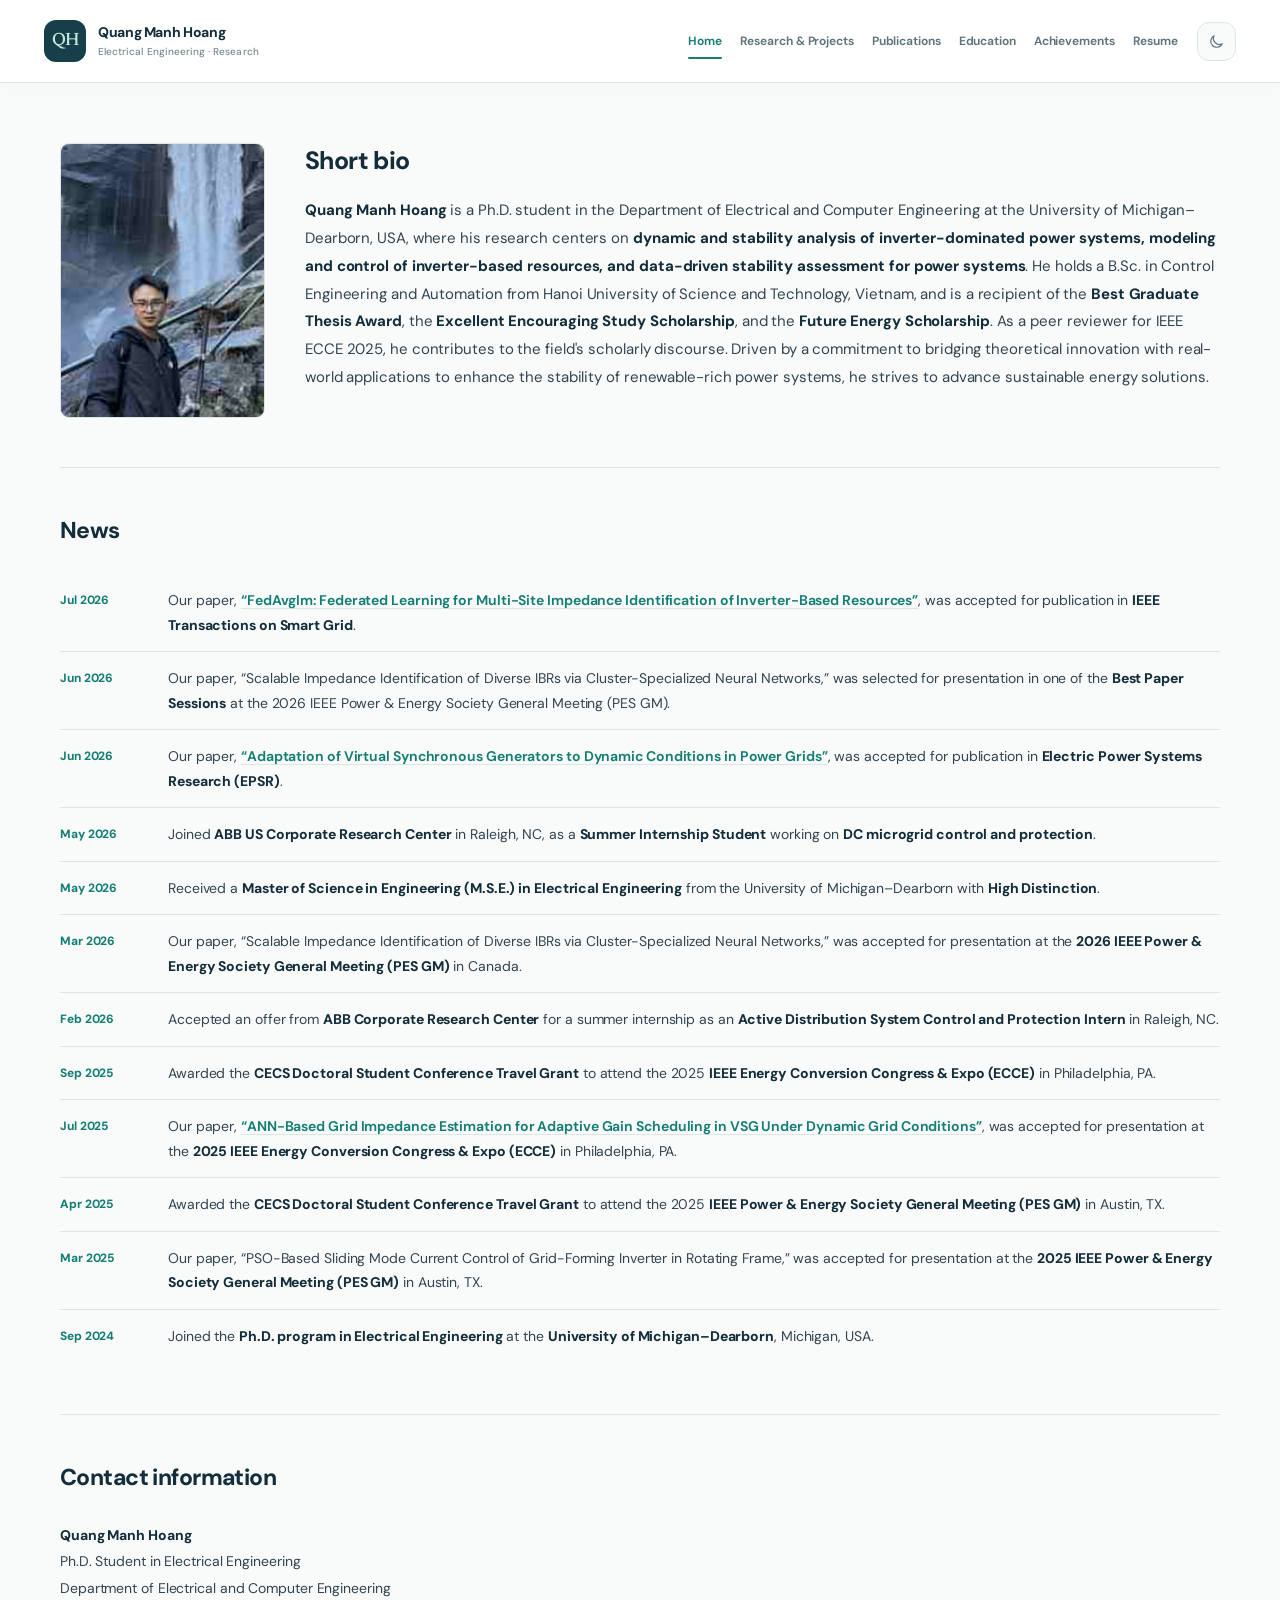
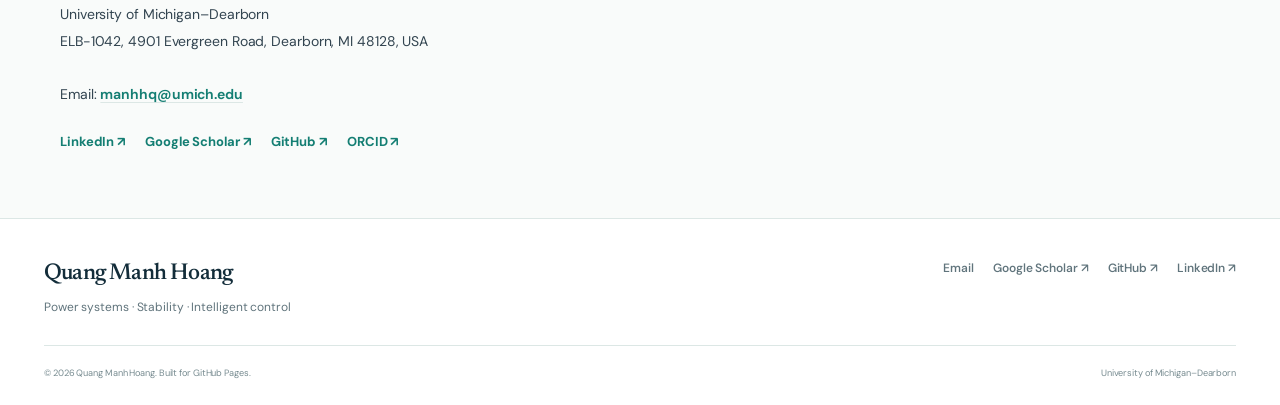
<file: index.html>
<!doctype html>
<html lang="en"><head>
<!-- Google tag (gtag.js) -->
<script async src="https://www.googletagmanager.com/gtag/js?id=G-8VZG70Q0Q4"></script>
<script>
  window.dataLayer = window.dataLayer || [];
  function gtag(){dataLayer.push(arguments);}
  gtag('js', new Date());
  gtag('config', 'G-8VZG70Q0Q4');
</script>
<meta charset="utf-8"><meta name="viewport" content="width=device-width,initial-scale=1">
<meta name="theme-color" content="#fcfcfa"><meta name="description" content="Academic home, research updates and contact information for Quang Manh Hoang.">
<meta property="og:type" content="website"><meta property="og:title" content="Home | Quang Manh Hoang"><meta property="og:description" content="Academic home, research updates and contact information for Quang Manh Hoang."><meta property="og:url" content="https://manhqhumich12.github.io/">
<title>Home | Quang Manh Hoang</title>
<link rel="canonical" href="https://manhqhumich12.github.io/">
<link rel="icon" type="image/svg+xml" href="assets/favicon.svg"><link rel="stylesheet" href="styles.css"><link rel="stylesheet" href="premium.css"><link rel="stylesheet" href="home-simple.css"><script src="script.js" defer></script>
</head><body>
<a class="skip-link" href="#main">Skip to main content</a>
<header class="site-header"><div class="container nav-shell">
<a class="brand" href="/" aria-label="Quang Manh Hoang, Home"><span class="brand-symbol" aria-hidden="true">QH</span><span class="brand-name">Quang Manh Hoang<small>Electrical Engineering · Research</small></span></a>
<nav class="nav" id="nav" aria-label="Main navigation"><a href="/" aria-current="page">Home</a><a href="research.html">Research & Projects</a><a href="publications.html">Publications</a><a href="education.html">Education</a><a href="achievements.html">Achievements</a><a href="resume.html">Resume</a></nav>
<div class="nav-controls"><button id="theme-toggle" class="theme-toggle" type="button" aria-label="Switch to dark mode" title="Switch to dark mode"><svg viewBox="0 0 24 24" width="18" height="18" fill="none" stroke="currentColor" stroke-width="1.7" stroke-linecap="round" stroke-linejoin="round" aria-hidden="true"><path d="M20 15.4A8.5 8.5 0 0 1 8.6 4a8.5 8.5 0 1 0 11.4 11.4Z"/></svg></button><button id="nav-toggle" class="nav-toggle" type="button" aria-expanded="false" aria-controls="nav" aria-label="Open navigation"><span></span><span></span><span></span></button></div>
</div></header>
<main id="main" class="home-simple">
<section class="home-intro" aria-labelledby="short-bio"><div class="container intro-grid">
<img class="bio-portrait" src="assets/waterfall-portrait.svg" alt="Portrait of Quang Manh Hoang" width="205" height="275" loading="eager" referrerpolicy="no-referrer">
<div><h1 id="short-bio">Short bio</h1>
<p class="bio-text"><strong>Quang Manh Hoang</strong> is a Ph.D. student in the Department of Electrical and Computer Engineering at the University of Michigan–Dearborn, USA, where his research centers on <strong>dynamic and stability analysis of inverter-dominated power systems, modeling and control of inverter-based resources, and data-driven stability assessment for power systems</strong>. He holds a B.Sc. in Control Engineering and Automation from Hanoi University of Science and Technology, Vietnam, and is a recipient of the <strong>Best Graduate Thesis Award</strong>, the <strong>Excellent Encouraging Study Scholarship</strong>, and the <strong>Future Energy Scholarship</strong>. As a peer reviewer for IEEE ECCE 2025, he contributes to the field's scholarly discourse. Driven by a commitment to bridging theoretical innovation with real-world applications to enhance the stability of renewable-rich power systems, he strives to advance sustainable energy solutions.</p>
</div></div></section>
<section class="home-news" aria-labelledby="news-heading"><div class="container">
<h2 id="news-heading">News</h2>
<ul class="news-items">
<li><time datetime="2026-07">Jul 2026</time><span>Our paper, <a class="inline-paper" href="https://doi.org/10.1109/TSG.2026.3717637" target="_blank" rel="noopener noreferrer">“FedAvgIm: Federated Learning for Multi-Site Impedance Identification of Inverter-Based Resources”</a>, was accepted for publication in <strong>IEEE Transactions on Smart Grid</strong>.</span></li>
<li><time datetime="2026-06">Jun 2026</time><span>Our paper, “Scalable Impedance Identification of Diverse IBRs via Cluster-Specialized Neural Networks,” was selected for presentation in one of the <strong>Best Paper Sessions</strong> at the 2026 IEEE Power &amp; Energy Society General Meeting (PES GM).</span></li>
<li><time datetime="2026-06">Jun 2026</time><span>Our paper, <a class="inline-paper" href="https://www.sciencedirect.com/science/article/pii/S0378779626007248" target="_blank" rel="noopener noreferrer">“Adaptation of Virtual Synchronous Generators to Dynamic Conditions in Power Grids”</a>, was accepted for publication in <strong>Electric Power Systems Research (EPSR)</strong>.</span></li>
<li><time datetime="2026-05">May 2026</time><span>Joined <strong>ABB US Corporate Research Center</strong> in Raleigh, NC, as a <strong>Summer Internship Student</strong> working on <strong>DC microgrid control and protection</strong>.</span></li>
<li><time datetime="2026-05">May 2026</time><span>Received a <strong>Master of Science in Engineering (M.S.E.) in Electrical Engineering</strong> from the University of Michigan–Dearborn with <strong>High Distinction</strong>.</span></li>
<li><time datetime="2026-03">Mar 2026</time><span>Our paper, “Scalable Impedance Identification of Diverse IBRs via Cluster-Specialized Neural Networks,” was accepted for presentation at the <strong>2026 IEEE Power &amp; Energy Society General Meeting (PES GM)</strong> in Canada.</span></li>
<li><time datetime="2026-02">Feb 2026</time><span>Accepted an offer from <strong>ABB Corporate Research Center</strong> for a summer internship as an <strong>Active Distribution System Control and Protection Intern</strong> in Raleigh, NC.</span></li>
<li><time datetime="2025-09">Sep 2025</time><span>Awarded the <strong>CECS Doctoral Student Conference Travel Grant</strong> to attend the 2025 <strong>IEEE Energy Conversion Congress &amp; Expo (ECCE)</strong> in Philadelphia, PA.</span></li>
<li><time datetime="2025-07">Jul 2025</time><span>Our paper, <a class="inline-paper" href="https://doi.org/10.1109/ECCE58356.2025.11259993" target="_blank" rel="noopener noreferrer">“ANN-Based Grid Impedance Estimation for Adaptive Gain Scheduling in VSG Under Dynamic Grid Conditions”</a>, was accepted for presentation at the <strong>2025 IEEE Energy Conversion Congress &amp; Expo (ECCE)</strong> in Philadelphia, PA.</span></li>
<li><time datetime="2025-04">Apr 2025</time><span>Awarded the <strong>CECS Doctoral Student Conference Travel Grant</strong> to attend the 2025 <strong>IEEE Power &amp; Energy Society General Meeting (PES GM)</strong> in Austin, TX.</span></li>
<li><time datetime="2025-03">Mar 2025</time><span>Our paper, “PSO-Based Sliding Mode Current Control of Grid-Forming Inverter in Rotating Frame,” was accepted for presentation at the <strong>2025 IEEE Power &amp; Energy Society General Meeting (PES GM)</strong> in Austin, TX.</span></li>
<li><time datetime="2024-09">Sep 2024</time><span>Joined the <strong>Ph.D. program in Electrical Engineering</strong> at the <strong>University of Michigan–Dearborn</strong>, Michigan, USA.</span></li>
</ul></div></section>
<section class="home-contact" aria-labelledby="contact-heading"><div class="container">
<h2 id="contact-heading">Contact information</h2>
<address><strong>Quang Manh Hoang</strong><br>
Ph.D. Student in Electrical Engineering<br>
Department of Electrical and Computer Engineering<br>
University of Michigan–Dearborn<br>
ELB-1042, 4901 Evergreen Road, Dearborn, MI 48128, USA<br><br>
Email: <a class="inline-paper" href="mailto:manhhq@umich.edu">manhhq@umich.edu</a></address>
<nav class="contact-links" aria-label="Academic and professional profiles">
<a href="https://www.linkedin.com/in/manhhg12/" target="_blank" rel="noopener noreferrer">LinkedIn ↗</a>
<a href="https://scholar.google.com/citations?hl=en&amp;user=gUNAoe0AAAAJ" target="_blank" rel="noopener noreferrer">Google Scholar ↗</a>
<a href="https://github.com/ManhqhUMich12" target="_blank" rel="noopener noreferrer">GitHub ↗</a>
<a href="https://orcid.org/0009-0001-0348-9118" target="_blank" rel="noopener noreferrer">ORCID ↗</a>
</nav></div></section>
</main>
<footer class="footer"><div class="container footer-main"><div><a class="footer-brand" href="/">Quang Manh Hoang</a><p>Power systems · Stability · Intelligent control</p></div><div class="footer-links"><a href="mailto:manhhq@umich.edu">Email</a><a class="footer-link" href="https://scholar.google.com/citations?hl=en&amp;user=gUNAoe0AAAAJ" target="_blank" rel="noopener noreferrer">Google Scholar<span aria-hidden="true"> ↗</span></a><a class="footer-link" href="https://github.com/ManhqhUMich12" target="_blank" rel="noopener noreferrer">GitHub<span aria-hidden="true"> ↗</span></a><a class="footer-link" href="https://www.linkedin.com/in/manhhg12/" target="_blank" rel="noopener noreferrer">LinkedIn<span aria-hidden="true"> ↗</span></a></div></div><div class="container footer-bottom"><small>© <span id="year">2026</span> Quang Manh Hoang. Built for GitHub Pages.</small><small>University of Michigan–Dearborn</small></div></footer>
</body></html>
</file>
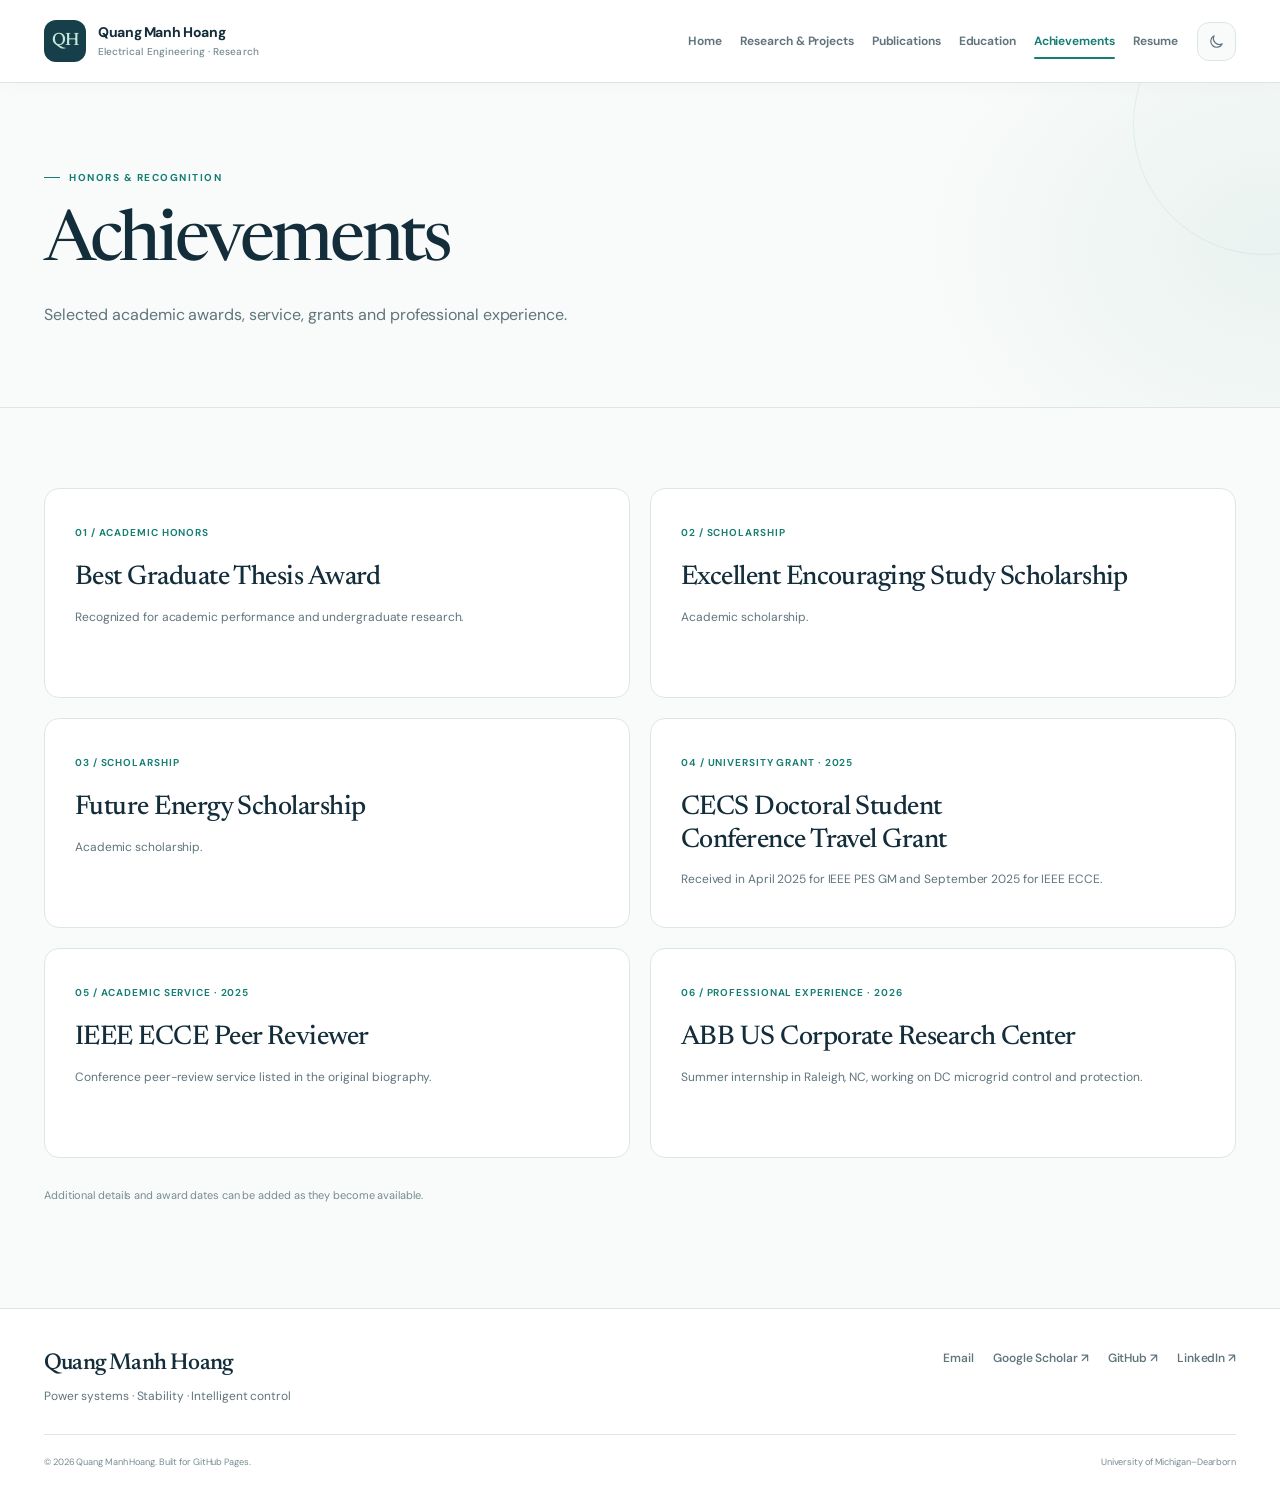
<file: achievements.html>
<!doctype html>
<html lang="en"><head>
<!-- Google tag (gtag.js) -->
<script async src="https://www.googletagmanager.com/gtag/js?id=G-8VZG70Q0Q4"></script>
<script>
  window.dataLayer = window.dataLayer || [];
  function gtag(){dataLayer.push(arguments);}
  gtag('js', new Date());
  gtag('config', 'G-8VZG70Q0Q4');
</script>
<meta charset="utf-8"><meta name="viewport" content="width=device-width,initial-scale=1">
<meta name="theme-color" content="#fcfcfa"><meta name="description" content="Selected academic awards, grants, and engineering experience of Quang Manh Hoang.">
<meta property="og:type" content="website"><meta property="og:title" content="Achievements | Quang Manh Hoang"><meta property="og:description" content="Selected academic awards, grants, and engineering experience of Quang Manh Hoang."><meta property="og:url" content="https://manhqhumich12.github.io/achievements.html">
<title>Achievements | Quang Manh Hoang</title>
<link rel="canonical" href="https://manhqhumich12.github.io/achievements.html">
<link rel="icon" type="image/svg+xml" href="assets/favicon.svg"><link rel="stylesheet" href="styles.css"><link rel="stylesheet" href="premium.css"><script src="script.js" defer></script>
</head><body>
<a class="skip-link" href="#main">Skip to main content</a>
<header class="site-header"><div class="container nav-shell">
<a class="brand" href="/" aria-label="Quang Manh Hoang, Home"><span class="brand-symbol" aria-hidden="true">QH</span><span class="brand-name">Quang Manh Hoang<small>Electrical Engineering · Research</small></span></a>
<nav class="nav" id="nav" aria-label="Main navigation"><a href="/">Home</a><a href="research.html">Research & Projects</a><a href="publications.html">Publications</a><a href="education.html">Education</a><a href="achievements.html" aria-current="page">Achievements</a><a href="resume.html">Resume</a></nav>
<div class="nav-controls"><button id="theme-toggle" class="theme-toggle" type="button" aria-label="Switch to dark mode" title="Switch to dark mode"><svg viewBox="0 0 24 24" width="18" height="18" fill="none" stroke="currentColor" stroke-width="1.7" stroke-linecap="round" stroke-linejoin="round" aria-hidden="true"><path d="M20 15.4A8.5 8.5 0 0 1 8.6 4a8.5 8.5 0 1 0 11.4 11.4Z"/></svg></button><button id="nav-toggle" class="nav-toggle" type="button" aria-expanded="false" aria-controls="nav" aria-label="Open navigation"><span></span><span></span><span></span></button></div>
</div></header>
<main id="main"><section class="page-intro"><div class="container"><div class="eyebrow"><span></span>HONORS & RECOGNITION</div><h1>Achievements</h1><p>Selected academic awards, service, grants and professional experience.</p></div></section><section class="content-section"><div class="container"><div class="honors-grid">
<article class="honor-card"><span class="honor-number">01 / ACADEMIC HONORS</span><h2>Best Graduate Thesis Award</h2><p>Recognized for academic performance and undergraduate research.</p></article>
<article class="honor-card"><span class="honor-number">02 / SCHOLARSHIP</span><h2>Excellent Encouraging Study Scholarship</h2><p>Academic scholarship.</p></article>
<article class="honor-card"><span class="honor-number">03 / SCHOLARSHIP</span><h2>Future Energy Scholarship</h2><p>Academic scholarship.</p></article>
<article class="honor-card"><span class="honor-number">04 / UNIVERSITY GRANT · 2025</span><h2>CECS Doctoral Student Conference Travel Grant</h2><p>Received in April 2025 for IEEE PES GM and September 2025 for IEEE ECCE.</p></article>
<article class="honor-card"><span class="honor-number">05 / ACADEMIC SERVICE · 2025</span><h2>IEEE ECCE Peer Reviewer</h2><p>Conference peer-review service listed in the original biography.</p></article>
<article class="honor-card"><span class="honor-number">06 / PROFESSIONAL EXPERIENCE · 2026</span><h2>ABB US Corporate Research Center</h2><p>Summer internship in Raleigh, NC, working on DC microgrid control and protection.</p></article>
</div><p class="editorial-note">Additional details and award dates can be added as they become available.</p></div></section></main>
<footer class="footer"><div class="container footer-main"><div><a class="footer-brand" href="/">Quang Manh Hoang</a><p>Power systems · Stability · Intelligent control</p></div><div class="footer-links"><a href="mailto:manhhq@umich.edu">Email</a><a class="footer-link" href="https://scholar.google.com/citations?hl=en&amp;user=gUNAoe0AAAAJ" target="_blank" rel="noopener noreferrer">Google Scholar<span aria-hidden="true"> ↗</span></a><a class="footer-link" href="https://github.com/ManhqhUMich12" target="_blank" rel="noopener noreferrer">GitHub<span aria-hidden="true"> ↗</span></a><a class="footer-link" href="https://www.linkedin.com/in/manhhg12/" target="_blank" rel="noopener noreferrer">LinkedIn<span aria-hidden="true"> ↗</span></a></div></div><div class="container footer-bottom"><small>© <span id="year">2026</span> Quang Manh Hoang. Built for GitHub Pages.</small><small>University of Michigan–Dearborn</small></div></footer>
</body></html>
</file>
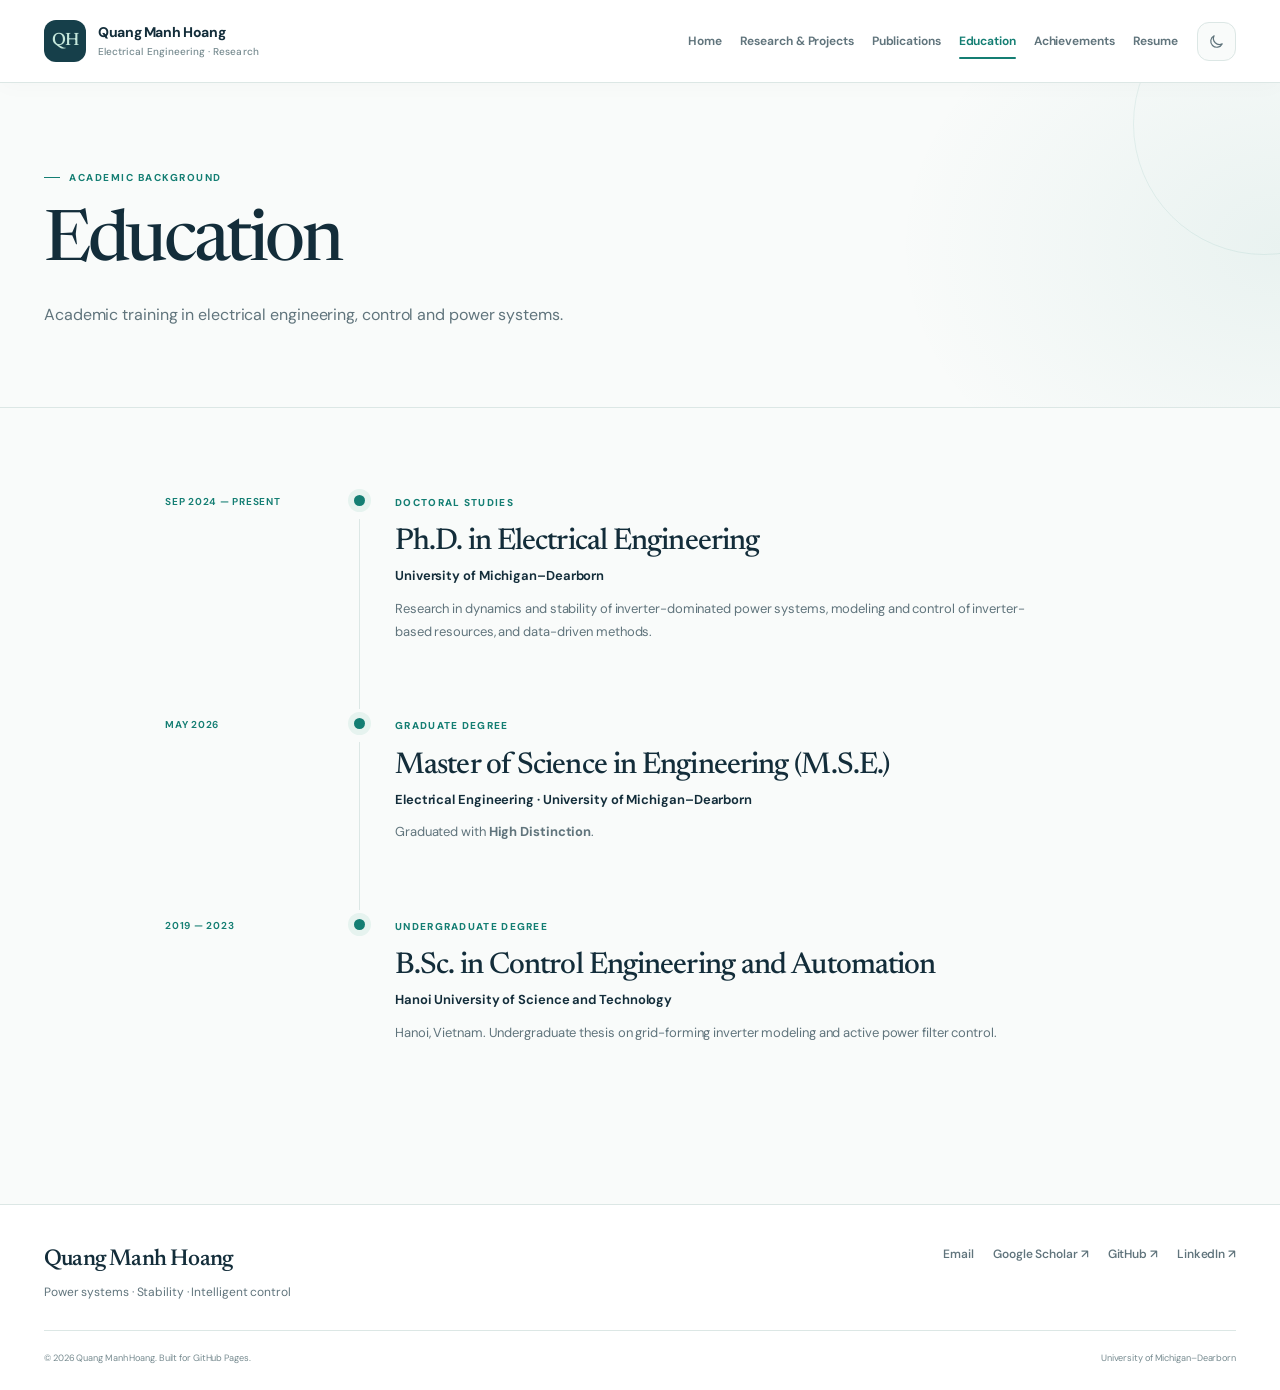
<file: education.html>
<!doctype html>
<html lang="en"><head>
<!-- Google tag (gtag.js) -->
<script async src="https://www.googletagmanager.com/gtag/js?id=G-8VZG70Q0Q4"></script>
<script>
  window.dataLayer = window.dataLayer || [];
  function gtag(){dataLayer.push(arguments);}
  gtag('js', new Date());
  gtag('config', 'G-8VZG70Q0Q4');
</script>
<meta charset="utf-8"><meta name="viewport" content="width=device-width,initial-scale=1">
<meta name="theme-color" content="#fcfcfa"><meta name="description" content="Ph.D., M.S.E. and B.Sc. education history of Quang Manh Hoang.">
<meta property="og:type" content="website"><meta property="og:title" content="Education | Quang Manh Hoang"><meta property="og:description" content="Ph.D., M.S.E. and B.Sc. education history of Quang Manh Hoang."><meta property="og:url" content="https://manhqhumich12.github.io/education.html">
<title>Education | Quang Manh Hoang</title>
<link rel="canonical" href="https://manhqhumich12.github.io/education.html">
<link rel="icon" type="image/svg+xml" href="assets/favicon.svg"><link rel="stylesheet" href="styles.css"><link rel="stylesheet" href="premium.css"><script src="script.js" defer></script>
</head><body>
<a class="skip-link" href="#main">Skip to main content</a>
<header class="site-header"><div class="container nav-shell">
<a class="brand" href="/" aria-label="Quang Manh Hoang, Home"><span class="brand-symbol" aria-hidden="true">QH</span><span class="brand-name">Quang Manh Hoang<small>Electrical Engineering · Research</small></span></a>
<nav class="nav" id="nav" aria-label="Main navigation"><a href="/">Home</a><a href="research.html">Research & Projects</a><a href="publications.html">Publications</a><a href="education.html" aria-current="page">Education</a><a href="achievements.html">Achievements</a><a href="resume.html">Resume</a></nav>
<div class="nav-controls"><button id="theme-toggle" class="theme-toggle" type="button" aria-label="Switch to dark mode" title="Switch to dark mode"><svg viewBox="0 0 24 24" width="18" height="18" fill="none" stroke="currentColor" stroke-width="1.7" stroke-linecap="round" stroke-linejoin="round" aria-hidden="true"><path d="M20 15.4A8.5 8.5 0 0 1 8.6 4a8.5 8.5 0 1 0 11.4 11.4Z"/></svg></button><button id="nav-toggle" class="nav-toggle" type="button" aria-expanded="false" aria-controls="nav" aria-label="Open navigation"><span></span><span></span><span></span></button></div>
</div></header>
<main id="main"><section class="page-intro"><div class="container"><div class="eyebrow"><span></span>ACADEMIC BACKGROUND</div><h1>Education</h1><p>Academic training in electrical engineering, control and power systems.</p></div></section><section class="content-section"><div class="container"><div class="timeline">
<div class="timeline-item"><div class="timeline-date">SEP 2024 — PRESENT</div><div class="timeline-dot"></div><div class="timeline-body"><span class="mini-label">DOCTORAL STUDIES</span><h2>Ph.D. in Electrical Engineering</h2><h3>University of Michigan–Dearborn</h3><p>Research in dynamics and stability of inverter-dominated power systems, modeling and control of inverter-based resources, and data-driven methods.</p></div></div>
<div class="timeline-item"><div class="timeline-date">MAY 2026</div><div class="timeline-dot"></div><div class="timeline-body"><span class="mini-label">GRADUATE DEGREE</span><h2>Master of Science in Engineering (M.S.E.)</h2><h3>Electrical Engineering · University of Michigan–Dearborn</h3><p>Graduated with <strong>High Distinction</strong>.</p></div></div>
<div class="timeline-item"><div class="timeline-date">2019 — 2023</div><div class="timeline-dot"></div><div class="timeline-body"><span class="mini-label">UNDERGRADUATE DEGREE</span><h2>B.Sc. in Control Engineering and Automation</h2><h3>Hanoi University of Science and Technology</h3><p>Hanoi, Vietnam. Undergraduate thesis on grid-forming inverter modeling and active power filter control.</p></div></div>
</div></div></section></main>
<footer class="footer"><div class="container footer-main"><div><a class="footer-brand" href="/">Quang Manh Hoang</a><p>Power systems · Stability · Intelligent control</p></div><div class="footer-links"><a href="mailto:manhhq@umich.edu">Email</a><a class="footer-link" href="https://scholar.google.com/citations?hl=en&amp;user=gUNAoe0AAAAJ" target="_blank" rel="noopener noreferrer">Google Scholar<span aria-hidden="true"> ↗</span></a><a class="footer-link" href="https://github.com/ManhqhUMich12" target="_blank" rel="noopener noreferrer">GitHub<span aria-hidden="true"> ↗</span></a><a class="footer-link" href="https://www.linkedin.com/in/manhhg12/" target="_blank" rel="noopener noreferrer">LinkedIn<span aria-hidden="true"> ↗</span></a></div></div><div class="container footer-bottom"><small>© <span id="year">2026</span> Quang Manh Hoang. Built for GitHub Pages.</small><small>University of Michigan–Dearborn</small></div></footer>
</body></html>
</file>
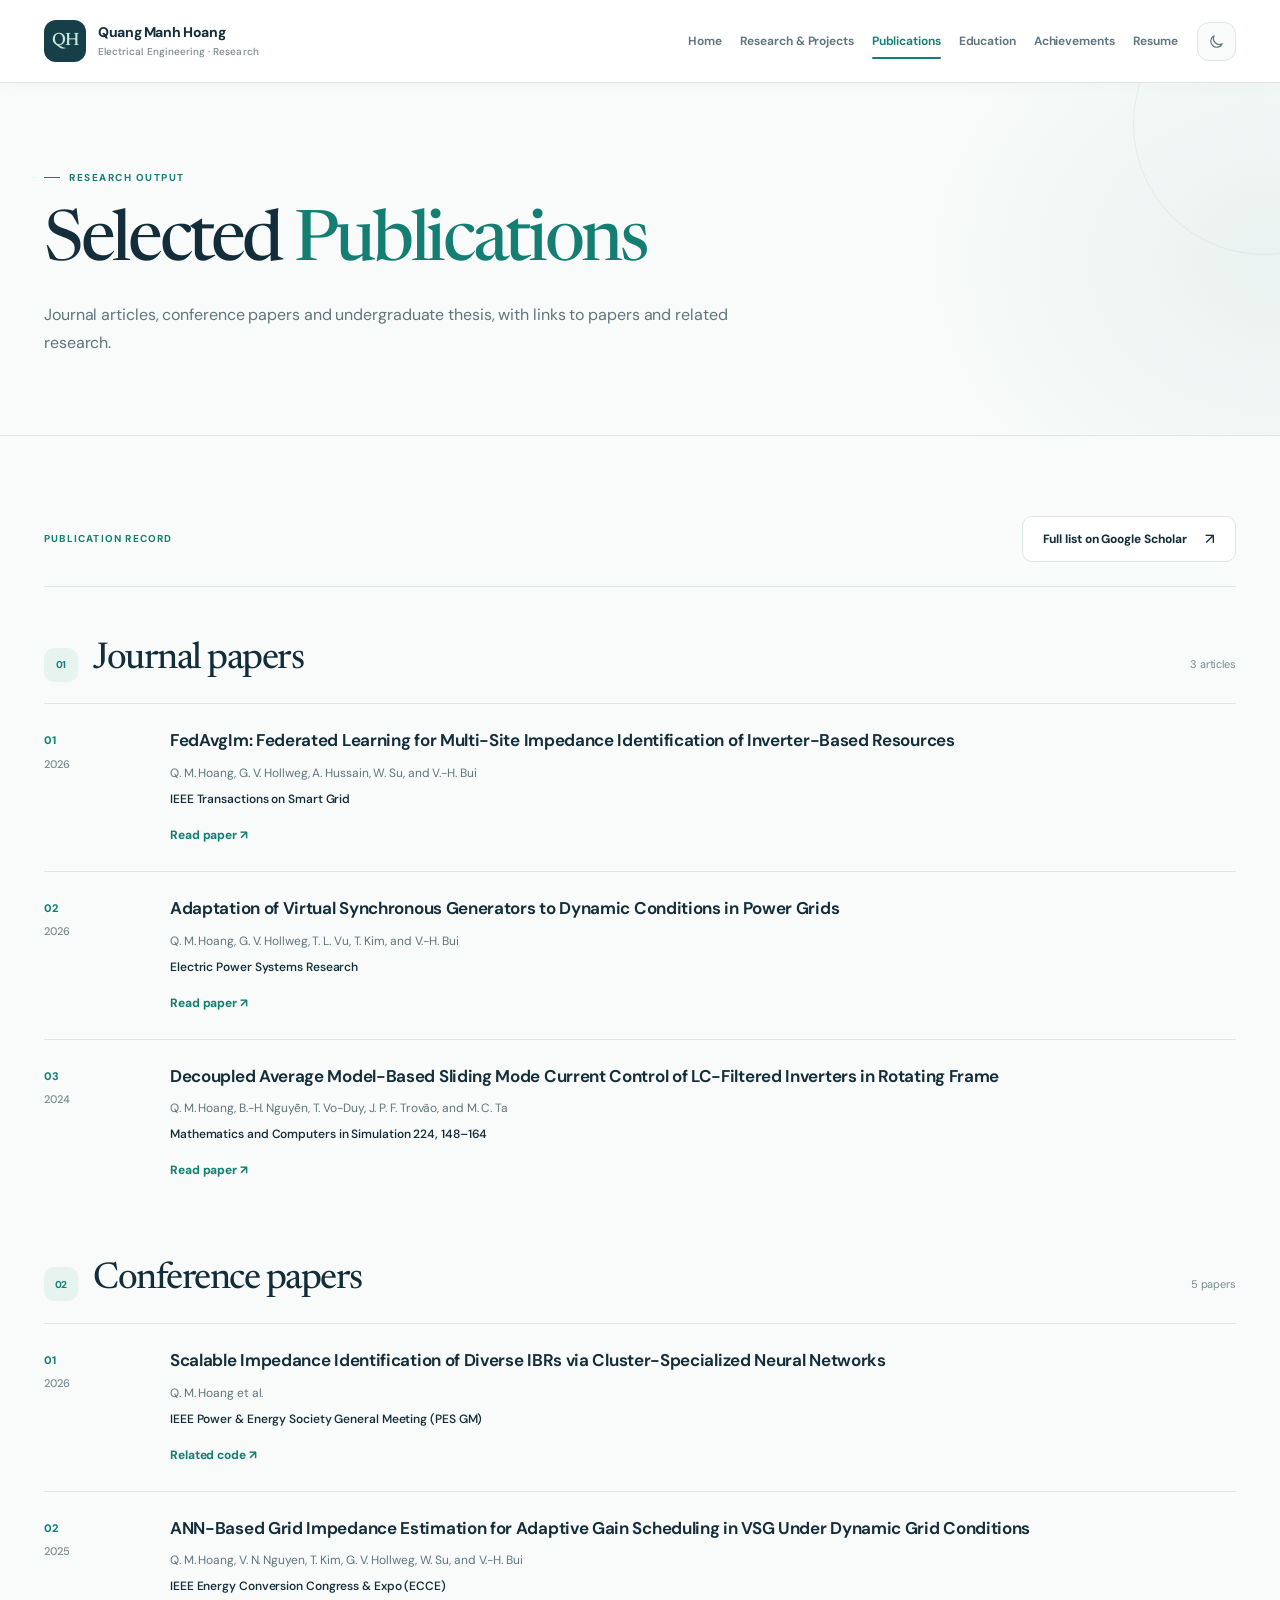
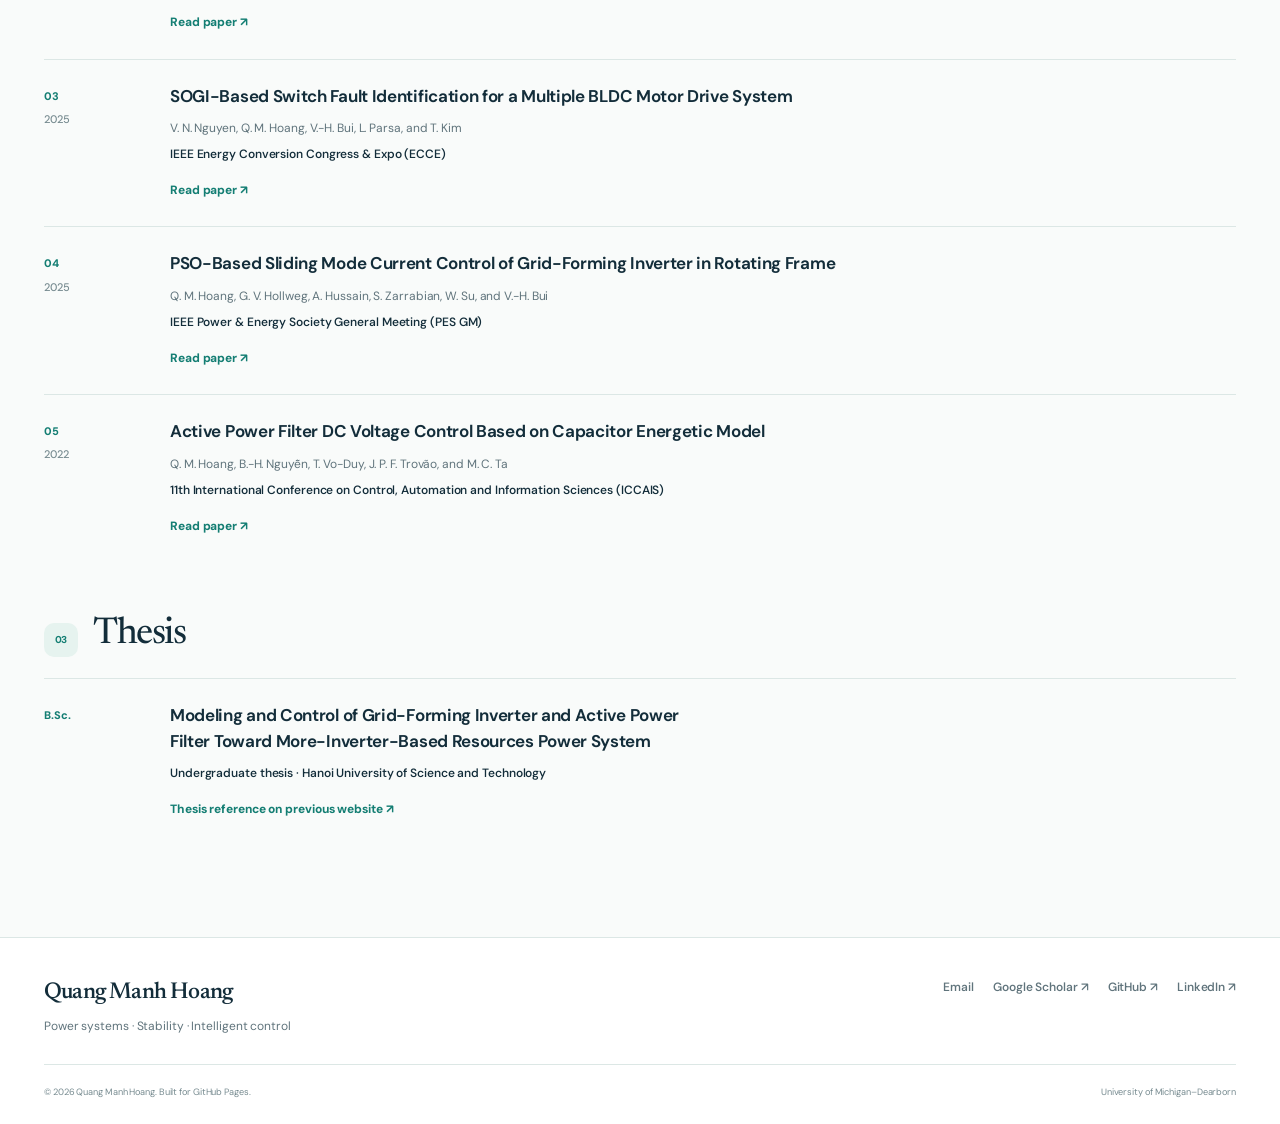
<file: publications.html>
<!doctype html>
<html lang="en"><head>
<!-- Google tag (gtag.js) -->
<script async src="https://www.googletagmanager.com/gtag/js?id=G-8VZG70Q0Q4"></script>
<script>
  window.dataLayer = window.dataLayer || [];
  function gtag(){dataLayer.push(arguments);}
  gtag('js', new Date());
  gtag('config', 'G-8VZG70Q0Q4');
</script>
<meta charset="utf-8"><meta name="viewport" content="width=device-width,initial-scale=1">
<meta name="theme-color" content="#fcfcfa"><meta name="description" content="Journal articles, conference papers and thesis by Quang Manh Hoang.">
<meta property="og:type" content="website"><meta property="og:title" content="Publications | Quang Manh Hoang"><meta property="og:description" content="Journal articles, conference papers and thesis by Quang Manh Hoang."><meta property="og:url" content="https://manhqhumich12.github.io/publications.html">
<title>Publications | Quang Manh Hoang</title>
<link rel="canonical" href="https://manhqhumich12.github.io/publications.html">
<link rel="icon" type="image/svg+xml" href="assets/favicon.svg"><link rel="stylesheet" href="styles.css"><link rel="stylesheet" href="premium.css"><script src="script.js" defer></script>
</head><body>
<a class="skip-link" href="#main">Skip to main content</a>
<header class="site-header"><div class="container nav-shell">
<a class="brand" href="/" aria-label="Quang Manh Hoang, Home"><span class="brand-symbol" aria-hidden="true">QH</span><span class="brand-name">Quang Manh Hoang<small>Electrical Engineering · Research</small></span></a>
<nav class="nav" id="nav" aria-label="Main navigation"><a href="/">Home</a><a href="research.html">Research & Projects</a><a href="publications.html" aria-current="page">Publications</a><a href="education.html">Education</a><a href="achievements.html">Achievements</a><a href="resume.html">Resume</a></nav>
<div class="nav-controls"><button id="theme-toggle" class="theme-toggle" type="button" aria-label="Switch to dark mode" title="Switch to dark mode"><svg viewBox="0 0 24 24" width="18" height="18" fill="none" stroke="currentColor" stroke-width="1.7" stroke-linecap="round" stroke-linejoin="round" aria-hidden="true"><path d="M20 15.4A8.5 8.5 0 0 1 8.6 4a8.5 8.5 0 1 0 11.4 11.4Z"/></svg></button><button id="nav-toggle" class="nav-toggle" type="button" aria-expanded="false" aria-controls="nav" aria-label="Open navigation"><span></span><span></span><span></span></button></div>
</div></header>
<main id="main"><section class="page-intro"><div class="container"><div class="eyebrow"><span></span>RESEARCH OUTPUT</div><h1>Selected <em>Publications</em></h1><p>Journal articles, conference papers and undergraduate thesis, with links to papers and related research.</p></div></section><section class="content-section"><div class="container"><div class="pub-toolbar"><span>PUBLICATION RECORD</span><a class="btn btn-outline" href="https://scholar.google.com/citations?hl=en&amp;user=gUNAoe0AAAAJ" target="_blank" rel="noopener noreferrer">Full list on Google Scholar<span aria-hidden="true"> ↗</span></a></div>
<div class="publication-category"><div class="category-head"><span>01</span><h2>Journal papers</h2><small>3 articles</small></div><article class="pub-row"><div class="pub-index">01<span>2026</span></div><div class="pub-details"><h3>FedAvgIm: Federated Learning for Multi-Site Impedance Identification of Inverter-Based Resources</h3><p class="pub-authors">Q. M. Hoang, G. V. Hollweg, A. Hussain, W. Su, and V.-H. Bui</p><p class="pub-venue">IEEE Transactions on Smart Grid</p><a class="arrow-link" href="https://doi.org/10.1109/TSG.2026.3717637" target="_blank" rel="noopener noreferrer">Read paper<span aria-hidden="true"> ↗</span></a></div></article><article class="pub-row"><div class="pub-index">02<span>2026</span></div><div class="pub-details"><h3>Adaptation of Virtual Synchronous Generators to Dynamic Conditions in Power Grids</h3><p class="pub-authors">Q. M. Hoang, G. V. Hollweg, T. L. Vu, T. Kim, and V.-H. Bui</p><p class="pub-venue">Electric Power Systems Research</p><a class="arrow-link" href="https://www.sciencedirect.com/science/article/pii/S0378779626007248" target="_blank" rel="noopener noreferrer">Read paper<span aria-hidden="true"> ↗</span></a></div></article><article class="pub-row"><div class="pub-index">03<span>2024</span></div><div class="pub-details"><h3>Decoupled Average Model-Based Sliding Mode Current Control of LC-Filtered Inverters in Rotating Frame</h3><p class="pub-authors">Q. M. Hoang, B.-H. Nguyễn, T. Vo-Duy, J. P. F. Trovão, and M. C. Ta</p><p class="pub-venue">Mathematics and Computers in Simulation 224, 148–164</p><a class="arrow-link" href="https://doi.org/10.1016/j.matcom.2023.11.038" target="_blank" rel="noopener noreferrer">Read paper<span aria-hidden="true"> ↗</span></a></div></article></div>
<div class="publication-category"><div class="category-head"><span>02</span><h2>Conference papers</h2><small>5 papers</small></div><article class="pub-row"><div class="pub-index">01<span>2026</span></div><div class="pub-details"><h3>Scalable Impedance Identification of Diverse IBRs via Cluster-Specialized Neural Networks</h3><p class="pub-authors">Q. M. Hoang et al.</p><p class="pub-venue">IEEE Power &amp; Energy Society General Meeting (PES GM)</p><a class="arrow-link" href="https://github.com/ManhqhUMich12/Scalable-Impedance-Identification-of-Diverse-IBRs-via-Cluster-Specialized-Neural-Networ" target="_blank" rel="noopener noreferrer">Related code<span aria-hidden="true"> ↗</span></a></div></article><article class="pub-row"><div class="pub-index">02<span>2025</span></div><div class="pub-details"><h3>ANN-Based Grid Impedance Estimation for Adaptive Gain Scheduling in VSG Under Dynamic Grid Conditions</h3><p class="pub-authors">Q. M. Hoang, V. N. Nguyen, T. Kim, G. V. Hollweg, W. Su, and V.-H. Bui</p><p class="pub-venue">IEEE Energy Conversion Congress &amp; Expo (ECCE)</p><a class="arrow-link" href="https://doi.org/10.1109/ECCE58356.2025.11259993" target="_blank" rel="noopener noreferrer">Read paper<span aria-hidden="true"> ↗</span></a></div></article><article class="pub-row"><div class="pub-index">03<span>2025</span></div><div class="pub-details"><h3>SOGI-Based Switch Fault Identification for a Multiple BLDC Motor Drive System</h3><p class="pub-authors">V. N. Nguyen, Q. M. Hoang, V.-H. Bui, L. Parsa, and T. Kim</p><p class="pub-venue">IEEE Energy Conversion Congress &amp; Expo (ECCE)</p><a class="arrow-link" href="https://par.nsf.gov/biblio/10644398" target="_blank" rel="noopener noreferrer">Read paper<span aria-hidden="true"> ↗</span></a></div></article><article class="pub-row"><div class="pub-index">04<span>2025</span></div><div class="pub-details"><h3>PSO-Based Sliding Mode Current Control of Grid-Forming Inverter in Rotating Frame</h3><p class="pub-authors">Q. M. Hoang, G. V. Hollweg, A. Hussain, S. Zarrabian, W. Su, and V.-H. Bui</p><p class="pub-venue">IEEE Power &amp; Energy Society General Meeting (PES GM)</p><a class="arrow-link" href="https://ieeexplore.ieee.org/document/11225383" target="_blank" rel="noopener noreferrer">Read paper<span aria-hidden="true"> ↗</span></a></div></article><article class="pub-row"><div class="pub-index">05<span>2022</span></div><div class="pub-details"><h3>Active Power Filter DC Voltage Control Based on Capacitor Energetic Model</h3><p class="pub-authors">Q. M. Hoang, B.-H. Nguyễn, T. Vo-Duy, J. P. F. Trovão, and M. C. Ta</p><p class="pub-venue">11th International Conference on Control, Automation and Information Sciences (ICCAIS)</p><a class="arrow-link" href="https://doi.org/10.1109/ICCAIS56082.2022.9990433" target="_blank" rel="noopener noreferrer">Read paper<span aria-hidden="true"> ↗</span></a></div></article></div>
<div class="publication-category"><div class="category-head"><span>03</span><h2>Thesis</h2></div><article class="pub-row"><div class="pub-index">B.Sc.</div><div class="pub-details"><h3>Modeling and Control of Grid-Forming Inverter and Active Power Filter Toward More-Inverter-Based Resources Power System</h3><p class="pub-venue">Undergraduate thesis · Hanoi University of Science and Technology</p><a class="arrow-link" href="https://sites.google.com/umich.edu/manhhqumich/publications" target="_blank" rel="noopener noreferrer">Thesis reference on previous website<span aria-hidden="true"> ↗</span></a></div></article></div>
</div></section></main>
<footer class="footer"><div class="container footer-main"><div><a class="footer-brand" href="/">Quang Manh Hoang</a><p>Power systems · Stability · Intelligent control</p></div><div class="footer-links"><a href="mailto:manhhq@umich.edu">Email</a><a class="footer-link" href="https://scholar.google.com/citations?hl=en&amp;user=gUNAoe0AAAAJ" target="_blank" rel="noopener noreferrer">Google Scholar<span aria-hidden="true"> ↗</span></a><a class="footer-link" href="https://github.com/ManhqhUMich12" target="_blank" rel="noopener noreferrer">GitHub<span aria-hidden="true"> ↗</span></a><a class="footer-link" href="https://www.linkedin.com/in/manhhg12/" target="_blank" rel="noopener noreferrer">LinkedIn<span aria-hidden="true"> ↗</span></a></div></div><div class="container footer-bottom"><small>© <span id="year">2026</span> Quang Manh Hoang. Built for GitHub Pages.</small><small>University of Michigan–Dearborn</small></div></footer>
</body></html>
</file>
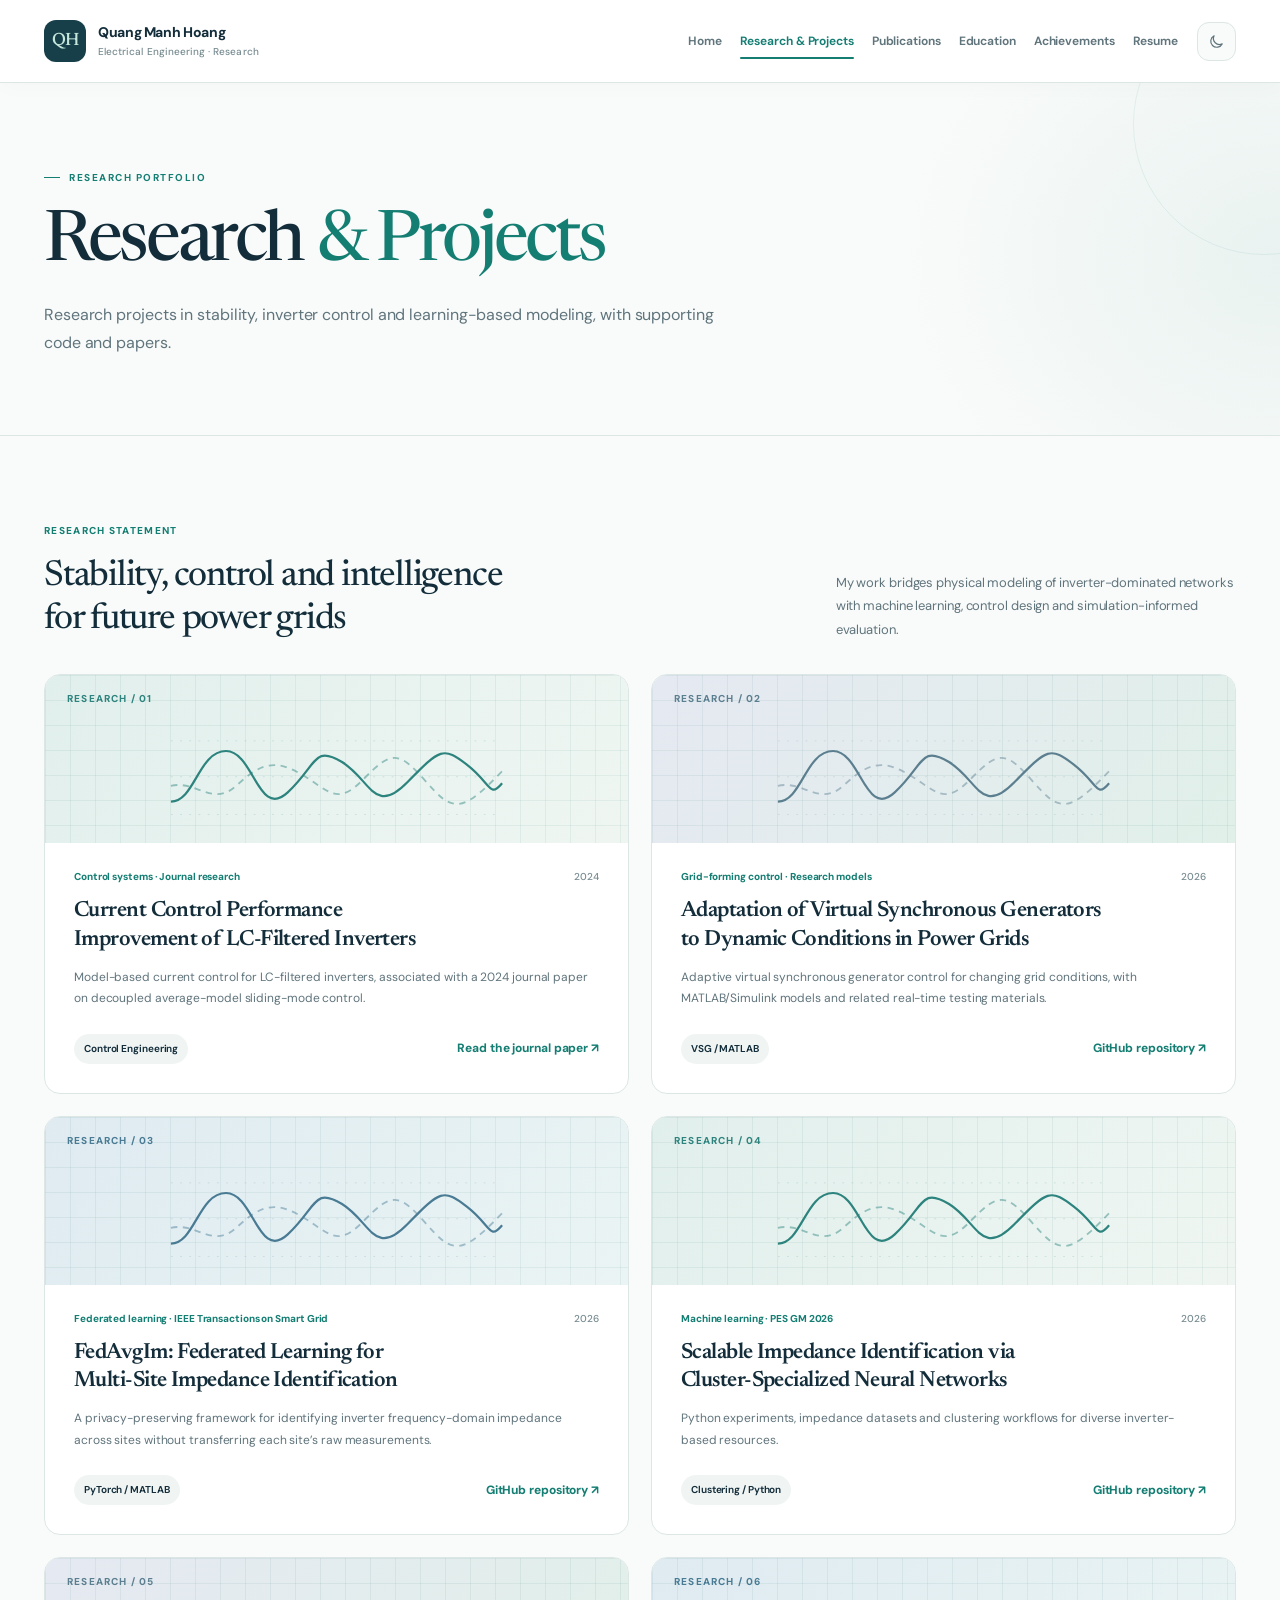
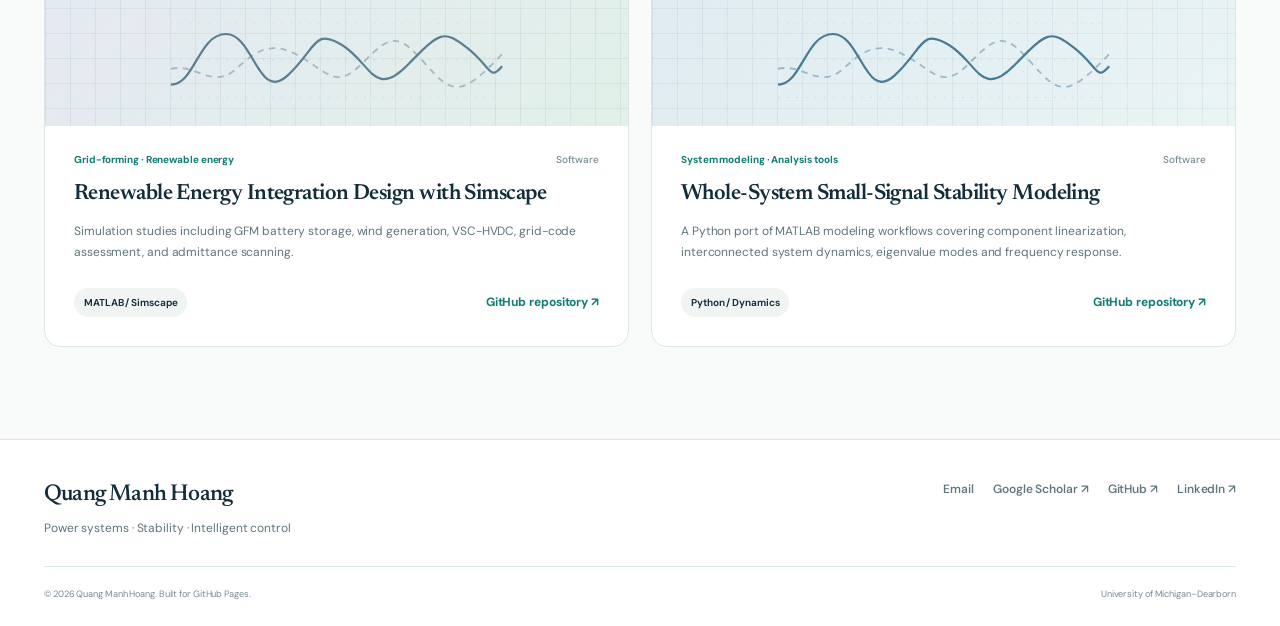
<file: research.html>
<!doctype html>
<html lang="en"><head>
<!-- Google tag (gtag.js) -->
<script async src="https://www.googletagmanager.com/gtag/js?id=G-8VZG70Q0Q4"></script>
<script>
  window.dataLayer = window.dataLayer || [];
  function gtag(){dataLayer.push(arguments);}
  gtag('js', new Date());
  gtag('config', 'G-8VZG70Q0Q4');
</script>
<meta charset="utf-8"><meta name="viewport" content="width=device-width,initial-scale=1">
<meta name="theme-color" content="#fcfcfa"><meta name="description" content="Selected research in power-system stability, inverter control and data-driven identification.">
<meta property="og:type" content="website"><meta property="og:title" content="Research &amp; Projects | Quang Manh Hoang"><meta property="og:description" content="Selected research in power-system stability, inverter control and data-driven identification."><meta property="og:url" content="https://manhqhumich12.github.io/research.html">
<title>Research &amp; Projects | Quang Manh Hoang</title>
<link rel="canonical" href="https://manhqhumich12.github.io/research.html">
<link rel="icon" type="image/svg+xml" href="assets/favicon.svg"><link rel="stylesheet" href="styles.css"><link rel="stylesheet" href="premium.css"><script src="script.js" defer></script>
</head><body>
<a class="skip-link" href="#main">Skip to main content</a>
<header class="site-header"><div class="container nav-shell">
<a class="brand" href="/" aria-label="Quang Manh Hoang, Home"><span class="brand-symbol" aria-hidden="true">QH</span><span class="brand-name">Quang Manh Hoang<small>Electrical Engineering · Research</small></span></a>
<nav class="nav" id="nav" aria-label="Main navigation"><a href="/">Home</a><a href="research.html" aria-current="page">Research & Projects</a><a href="publications.html">Publications</a><a href="education.html">Education</a><a href="achievements.html">Achievements</a><a href="resume.html">Resume</a></nav>
<div class="nav-controls"><button id="theme-toggle" class="theme-toggle" type="button" aria-label="Switch to dark mode" title="Switch to dark mode"><svg viewBox="0 0 24 24" width="18" height="18" fill="none" stroke="currentColor" stroke-width="1.7" stroke-linecap="round" stroke-linejoin="round" aria-hidden="true"><path d="M20 15.4A8.5 8.5 0 0 1 8.6 4a8.5 8.5 0 1 0 11.4 11.4Z"/></svg></button><button id="nav-toggle" class="nav-toggle" type="button" aria-expanded="false" aria-controls="nav" aria-label="Open navigation"><span></span><span></span><span></span></button></div>
</div></header>
<main id="main"><section class="page-intro"><div class="container"><div class="eyebrow"><span></span>RESEARCH PORTFOLIO</div><h1>Research <em>& Projects</em></h1><p>Research projects in stability, inverter control and learning-based modeling, with supporting code and papers.</p></div></section><section class="content-section"><div class="container"><div class="research-focus"><div><span class="mini-label">RESEARCH STATEMENT</span><h2>Stability, control and intelligence<br>for future power grids</h2></div><p>My work bridges physical modeling of inverter-dominated networks with machine learning, control design and simulation-informed evaluation.</p></div><div class="projects-list"><article class="project-card"><div class="project-visual graphic-2"><span>RESEARCH / 01</span><svg viewBox="0 0 360 125" aria-hidden="true"><path d="M0 94H360M0 53H360M0 14H360" stroke="currentColor" stroke-opacity=".18" stroke-dasharray="2 8"/><path d="M0 80C26 80 30 25 60 25S95 100 127 70 155 18 186 37 221 96 257 59 296 20 322 40 346 77 360 60" fill="none" stroke="currentColor" stroke-width="2.4"/><path d="M0 63C28 56 45 87 72 62S114 34 143 51 180 86 210 55 248 25 277 58 315 94 360 47" fill="none" stroke="currentColor" stroke-opacity=".46" stroke-width="2" stroke-dasharray="7 6"/></svg></div><div class="project-body"><div class="overline-row"><span>Control systems · Journal research</span><span>2024</span></div><h2>Current Control Performance Improvement of LC-Filtered Inverters</h2><p>Model-based current control for LC-filtered inverters, associated with a 2024 journal paper on decoupled average-model sliding-mode control.</p><div class="project-bottom"><span class="topic-pill">Control Engineering</span><a class="arrow-link" href="https://doi.org/10.1016/j.matcom.2023.11.038" target="_blank" rel="noopener noreferrer">Read the journal paper<span aria-hidden="true"> ↗</span></a></div></div></article><article class="project-card"><div class="project-visual graphic-3"><span>RESEARCH / 02</span><svg viewBox="0 0 360 125" aria-hidden="true"><path d="M0 94H360M0 53H360M0 14H360" stroke="currentColor" stroke-opacity=".18" stroke-dasharray="2 8"/><path d="M0 80C26 80 30 25 60 25S95 100 127 70 155 18 186 37 221 96 257 59 296 20 322 40 346 77 360 60" fill="none" stroke="currentColor" stroke-width="2.4"/><path d="M0 63C28 56 45 87 72 62S114 34 143 51 180 86 210 55 248 25 277 58 315 94 360 47" fill="none" stroke="currentColor" stroke-opacity=".46" stroke-width="2" stroke-dasharray="7 6"/></svg></div><div class="project-body"><div class="overline-row"><span>Grid-forming control · Research models</span><span>2026</span></div><h2>Adaptation of Virtual Synchronous Generators to Dynamic Conditions in Power Grids</h2><p>Adaptive virtual synchronous generator control for changing grid conditions, with MATLAB/Simulink models and related real-time testing materials.</p><div class="project-bottom"><span class="topic-pill">VSG / MATLAB</span><a class="arrow-link" href="https://github.com/ManhqhUMich12/Adaptation-of-Virtual-Synchronous-Generators-to-Dynamic-Conditions-in-Power-Grids" target="_blank" rel="noopener noreferrer">GitHub repository<span aria-hidden="true"> ↗</span></a></div></div></article><article class="project-card"><div class="project-visual graphic-1"><span>RESEARCH / 03</span><svg viewBox="0 0 360 125" aria-hidden="true"><path d="M0 94H360M0 53H360M0 14H360" stroke="currentColor" stroke-opacity=".18" stroke-dasharray="2 8"/><path d="M0 80C26 80 30 25 60 25S95 100 127 70 155 18 186 37 221 96 257 59 296 20 322 40 346 77 360 60" fill="none" stroke="currentColor" stroke-width="2.4"/><path d="M0 63C28 56 45 87 72 62S114 34 143 51 180 86 210 55 248 25 277 58 315 94 360 47" fill="none" stroke="currentColor" stroke-opacity=".46" stroke-width="2" stroke-dasharray="7 6"/></svg></div><div class="project-body"><div class="overline-row"><span>Federated learning · IEEE Transactions on Smart Grid</span><span>2026</span></div><h2>FedAvgIm: Federated Learning for Multi-Site Impedance Identification</h2><p>A privacy-preserving framework for identifying inverter frequency-domain impedance across sites without transferring each site’s raw measurements.</p><div class="project-bottom"><span class="topic-pill">PyTorch / MATLAB</span><a class="arrow-link" href="https://github.com/ManhqhUMich12/FedAvgIm-Federated-Learning-for-Multi-Site-Impedance-Identification-of-Inverter-Based-Resources" target="_blank" rel="noopener noreferrer">GitHub repository<span aria-hidden="true"> ↗</span></a></div></div></article><article class="project-card"><div class="project-visual graphic-2"><span>RESEARCH / 04</span><svg viewBox="0 0 360 125" aria-hidden="true"><path d="M0 94H360M0 53H360M0 14H360" stroke="currentColor" stroke-opacity=".18" stroke-dasharray="2 8"/><path d="M0 80C26 80 30 25 60 25S95 100 127 70 155 18 186 37 221 96 257 59 296 20 322 40 346 77 360 60" fill="none" stroke="currentColor" stroke-width="2.4"/><path d="M0 63C28 56 45 87 72 62S114 34 143 51 180 86 210 55 248 25 277 58 315 94 360 47" fill="none" stroke="currentColor" stroke-opacity=".46" stroke-width="2" stroke-dasharray="7 6"/></svg></div><div class="project-body"><div class="overline-row"><span>Machine learning · PES GM 2026</span><span>2026</span></div><h2>Scalable Impedance Identification via Cluster-Specialized Neural Networks</h2><p>Python experiments, impedance datasets and clustering workflows for diverse inverter-based resources.</p><div class="project-bottom"><span class="topic-pill">Clustering / Python</span><a class="arrow-link" href="https://github.com/ManhqhUMich12/Scalable-Impedance-Identification-of-Diverse-IBRs-via-Cluster-Specialized-Neural-Networ" target="_blank" rel="noopener noreferrer">GitHub repository<span aria-hidden="true"> ↗</span></a></div></div></article><article class="project-card"><div class="project-visual graphic-3"><span>RESEARCH / 05</span><svg viewBox="0 0 360 125" aria-hidden="true"><path d="M0 94H360M0 53H360M0 14H360" stroke="currentColor" stroke-opacity=".18" stroke-dasharray="2 8"/><path d="M0 80C26 80 30 25 60 25S95 100 127 70 155 18 186 37 221 96 257 59 296 20 322 40 346 77 360 60" fill="none" stroke="currentColor" stroke-width="2.4"/><path d="M0 63C28 56 45 87 72 62S114 34 143 51 180 86 210 55 248 25 277 58 315 94 360 47" fill="none" stroke="currentColor" stroke-opacity=".46" stroke-width="2" stroke-dasharray="7 6"/></svg></div><div class="project-body"><div class="overline-row"><span>Grid-forming · Renewable energy</span><span>Software</span></div><h2>Renewable Energy Integration Design with Simscape</h2><p>Simulation studies including GFM battery storage, wind generation, VSC-HVDC, grid-code assessment, and admittance scanning.</p><div class="project-bottom"><span class="topic-pill">MATLAB / Simscape</span><a class="arrow-link" href="https://github.com/ManhqhUMich12/Renewable-Energy-Integration-Simscape" target="_blank" rel="noopener noreferrer">GitHub repository<span aria-hidden="true"> ↗</span></a></div></div></article><article class="project-card"><div class="project-visual graphic-1"><span>RESEARCH / 06</span><svg viewBox="0 0 360 125" aria-hidden="true"><path d="M0 94H360M0 53H360M0 14H360" stroke="currentColor" stroke-opacity=".18" stroke-dasharray="2 8"/><path d="M0 80C26 80 30 25 60 25S95 100 127 70 155 18 186 37 221 96 257 59 296 20 322 40 346 77 360 60" fill="none" stroke="currentColor" stroke-width="2.4"/><path d="M0 63C28 56 45 87 72 62S114 34 143 51 180 86 210 55 248 25 277 58 315 94 360 47" fill="none" stroke="currentColor" stroke-opacity=".46" stroke-width="2" stroke-dasharray="7 6"/></svg></div><div class="project-body"><div class="overline-row"><span>System modeling · Analysis tools</span><span>Software</span></div><h2>Whole-System Small-Signal Stability Modeling</h2><p>A Python port of MATLAB modeling workflows covering component linearization, interconnected system dynamics, eigenvalue modes and frequency response.</p><div class="project-bottom"><span class="topic-pill">Python / Dynamics</span><a class="arrow-link" href="https://github.com/ManhqhUMich12/Impedance-based-whole-system-modeling-and-stability-analysis" target="_blank" rel="noopener noreferrer">GitHub repository<span aria-hidden="true"> ↗</span></a></div></div></article></div></div></section></main>
<footer class="footer"><div class="container footer-main"><div><a class="footer-brand" href="/">Quang Manh Hoang</a><p>Power systems · Stability · Intelligent control</p></div><div class="footer-links"><a href="mailto:manhhq@umich.edu">Email</a><a class="footer-link" href="https://scholar.google.com/citations?hl=en&amp;user=gUNAoe0AAAAJ" target="_blank" rel="noopener noreferrer">Google Scholar<span aria-hidden="true"> ↗</span></a><a class="footer-link" href="https://github.com/ManhqhUMich12" target="_blank" rel="noopener noreferrer">GitHub<span aria-hidden="true"> ↗</span></a><a class="footer-link" href="https://www.linkedin.com/in/manhhg12/" target="_blank" rel="noopener noreferrer">LinkedIn<span aria-hidden="true"> ↗</span></a></div></div><div class="container footer-bottom"><small>© <span id="year">2026</span> Quang Manh Hoang. Built for GitHub Pages.</small><small>University of Michigan–Dearborn</small></div></footer>
</body></html>
</file>
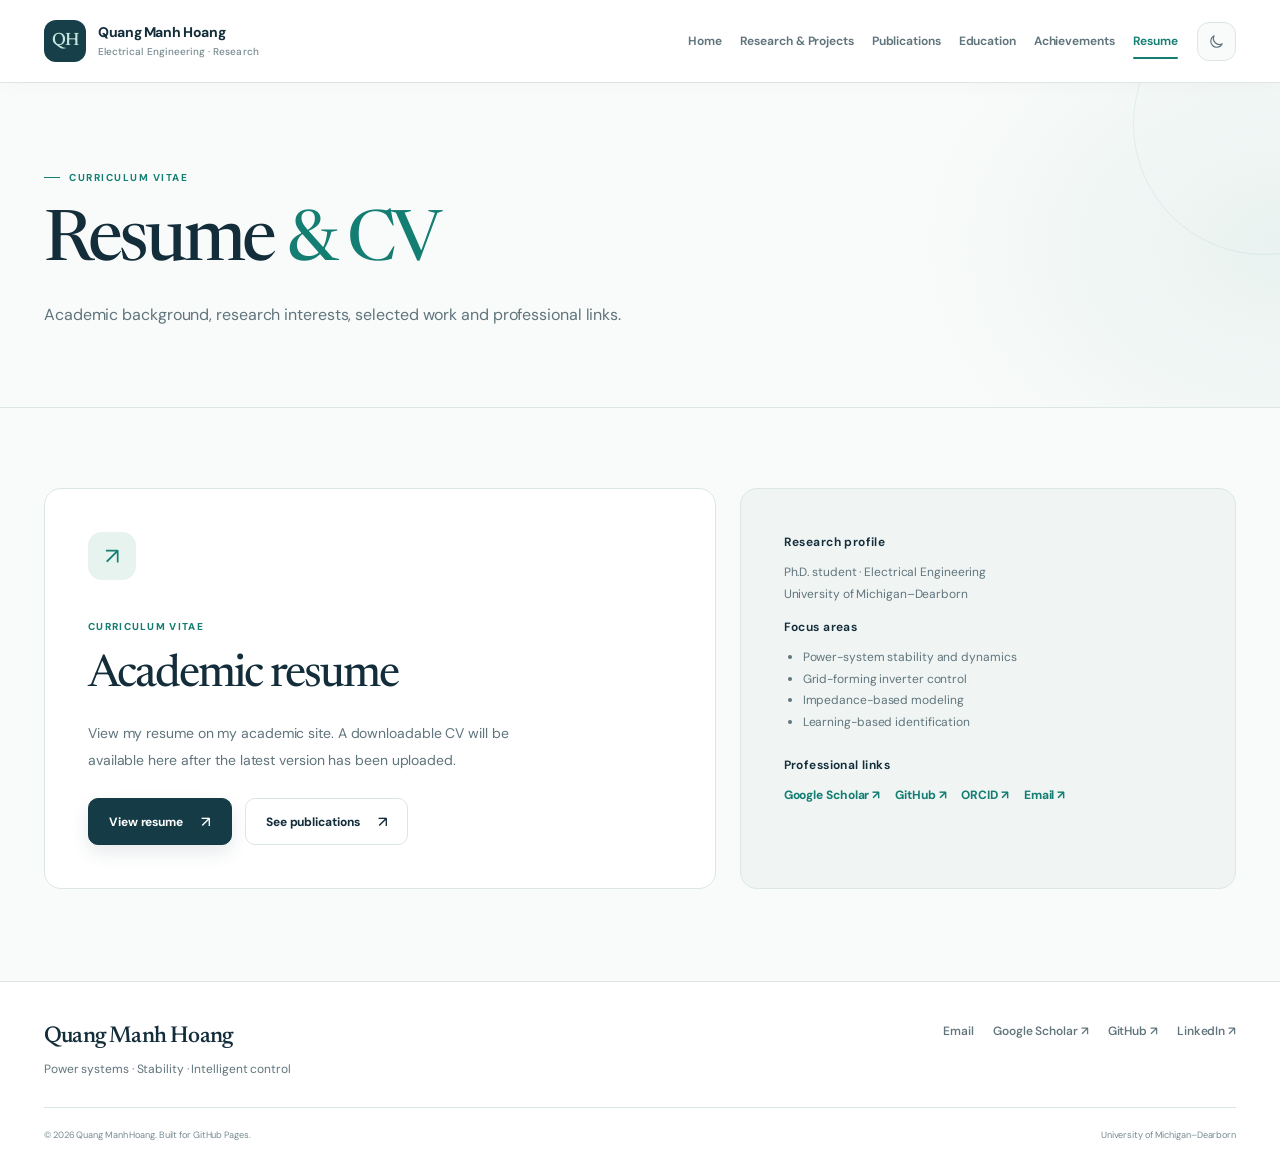
<file: resume.html>
<!doctype html>
<html lang="en"><head>
<!-- Google tag (gtag.js) -->
<script async src="https://www.googletagmanager.com/gtag/js?id=G-8VZG70Q0Q4"></script>
<script>
  window.dataLayer = window.dataLayer || [];
  function gtag(){dataLayer.push(arguments);}
  gtag('js', new Date());
  gtag('config', 'G-8VZG70Q0Q4');
</script>
<meta charset="utf-8"><meta name="viewport" content="width=device-width,initial-scale=1">
<meta name="theme-color" content="#fcfcfa"><meta name="description" content="Academic resume links, research interests, and curriculum vitae for Quang Manh Hoang.">
<meta property="og:type" content="website"><meta property="og:title" content="Resume | Quang Manh Hoang"><meta property="og:description" content="Academic resume links, research interests, and curriculum vitae for Quang Manh Hoang."><meta property="og:url" content="https://manhqhumich12.github.io/resume.html">
<title>Resume | Quang Manh Hoang</title>
<link rel="canonical" href="https://manhqhumich12.github.io/resume.html">
<link rel="icon" type="image/svg+xml" href="assets/favicon.svg"><link rel="stylesheet" href="styles.css"><link rel="stylesheet" href="premium.css"><script src="script.js" defer></script>
</head><body>
<a class="skip-link" href="#main">Skip to main content</a>
<header class="site-header"><div class="container nav-shell">
<a class="brand" href="/" aria-label="Quang Manh Hoang, Home"><span class="brand-symbol" aria-hidden="true">QH</span><span class="brand-name">Quang Manh Hoang<small>Electrical Engineering · Research</small></span></a>
<nav class="nav" id="nav" aria-label="Main navigation"><a href="/">Home</a><a href="research.html">Research & Projects</a><a href="publications.html">Publications</a><a href="education.html">Education</a><a href="achievements.html">Achievements</a><a href="resume.html" aria-current="page">Resume</a></nav>
<div class="nav-controls"><button id="theme-toggle" class="theme-toggle" type="button" aria-label="Switch to dark mode" title="Switch to dark mode"><svg viewBox="0 0 24 24" width="18" height="18" fill="none" stroke="currentColor" stroke-width="1.7" stroke-linecap="round" stroke-linejoin="round" aria-hidden="true"><path d="M20 15.4A8.5 8.5 0 0 1 8.6 4a8.5 8.5 0 1 0 11.4 11.4Z"/></svg></button><button id="nav-toggle" class="nav-toggle" type="button" aria-expanded="false" aria-controls="nav" aria-label="Open navigation"><span></span><span></span><span></span></button></div>
</div></header>
<main id="main"><section class="page-intro"><div class="container"><div class="eyebrow"><span></span>CURRICULUM VITAE</div><h1>Resume <em>& CV</em></h1><p>Academic background, research interests, selected work and professional links.</p></div></section><section class="content-section"><div class="container cv-grid"><div class="cv-card"><div class="cv-icon">↗</div><span class="mini-label">CURRICULUM VITAE</span><h2>Academic resume</h2><p>View my resume on my academic site. A downloadable CV will be available here after the latest version has been uploaded.</p><div class="cv-actions"><a class="btn btn-dark" href="https://sites.google.com/umich.edu/manhhqumich/resume" target="_blank" rel="noopener noreferrer">View resume<span aria-hidden="true"> ↗</span></a><a class="btn btn-outline" href="publications.html">See publications<span aria-hidden="true"> ↗</span></a></div></div><div class="cv-details"><h3>Research profile</h3><p>Ph.D. student · Electrical Engineering<br>University of Michigan–Dearborn</p><h3>Focus areas</h3><ul><li>Power-system stability and dynamics</li><li>Grid-forming inverter control</li><li>Impedance-based modeling</li><li>Learning-based identification</li></ul><h3>Professional links</h3><div class="stack-links"><a class="text-link" href="https://scholar.google.com/citations?hl=en&amp;user=gUNAoe0AAAAJ" target="_blank" rel="noopener noreferrer">Google Scholar<span aria-hidden="true"> ↗</span></a><a class="text-link" href="https://github.com/ManhqhUMich12" target="_blank" rel="noopener noreferrer">GitHub<span aria-hidden="true"> ↗</span></a><a class="text-link" href="https://orcid.org/0009-0001-0348-9118" target="_blank" rel="noopener noreferrer">ORCID<span aria-hidden="true"> ↗</span></a><a class="text-link" href="mailto:manhhq@umich.edu" target="_blank" rel="noopener noreferrer">Email<span aria-hidden="true"> ↗</span></a></div></div></div></section></main>
<footer class="footer"><div class="container footer-main"><div><a class="footer-brand" href="/">Quang Manh Hoang</a><p>Power systems · Stability · Intelligent control</p></div><div class="footer-links"><a href="mailto:manhhq@umich.edu">Email</a><a class="footer-link" href="https://scholar.google.com/citations?hl=en&amp;user=gUNAoe0AAAAJ" target="_blank" rel="noopener noreferrer">Google Scholar<span aria-hidden="true"> ↗</span></a><a class="footer-link" href="https://github.com/ManhqhUMich12" target="_blank" rel="noopener noreferrer">GitHub<span aria-hidden="true"> ↗</span></a><a class="footer-link" href="https://www.linkedin.com/in/manhhg12/" target="_blank" rel="noopener noreferrer">LinkedIn<span aria-hidden="true"> ↗</span></a></div></div><div class="container footer-bottom"><small>© <span id="year">2026</span> Quang Manh Hoang. Built for GitHub Pages.</small><small>University of Michigan–Dearborn</small></div></footer>
</body></html>
</file>
<file: styles.css>
/* Quang Manh Hoang — Modern Academic v3
   Editorial, content-first visual language. System fonts; no third-party build. */
:root {
  --bg: #fcfcfa;
  --paper: #ffffff;
  --soft: #f6f8f7;
  --ink: #22313a;
  --heading: #152b36;
  --muted: #60717a;
  --quiet: #819095;
  --line: #e1e8e6;
  --accent: #176e62;
  --accent-light: #eef5f2;
  --button: #193b44;
  --button-text: #ffffff;
  --serif: Georgia, 'Times New Roman', serif;
  --sans: -apple-system, BlinkMacSystemFont, 'Segoe UI', Helvetica, Arial, sans-serif;
  color-scheme: light;
}
:root[data-theme="dark"] {
  --bg: #14212a;
  --paper: #1b2b34;
  --soft: #202f36;
  --ink: #d8e3e5;
  --heading: #f4f7f4;
  --muted: #aabdc2;
  --quiet: #8ea3a9;
  --line: #34454d;
  --accent: #8ad0bb;
  --accent-light: #263f40;
  --button: #bfe8dc;
  --button-text: #1d343b;
  color-scheme: dark;
}
* { box-sizing: border-box; }
html { scroll-behavior: smooth; }
body { margin: 0; background: var(--bg); color: var(--ink); font: 15px/1.78 var(--sans); -webkit-font-smoothing: antialiased; }
button { font: inherit; cursor: pointer; }
a { color: inherit; text-decoration: none; }
a:hover { color: var(--accent); }
a:focus-visible, button:focus-visible { outline: 2px solid var(--accent); outline-offset: 4px; }
img, svg { max-width: 100%; }
img { display: block; }
h1, h2, h3, p { margin-top: 0; }
h1, h2, h3 { color: var(--heading); }
p { color: var(--muted); }
.container { width: min(1080px, calc(100% - 72px)); margin-inline: auto; }
.accent { color: var(--accent); }
em { font-family: var(--serif); font-weight: 400; font-style: italic; color: inherit; }
.skip-link { position: fixed; top: -100px; left: 12px; padding: 10px 16px; z-index: 999; background: var(--paper); color: var(--heading); border: 1px solid var(--accent); }
.skip-link:focus { top: 10px; }

/* Navigation — calm, readable, and deliberately unbranded in the corporate sense. */
.site-header { position: sticky; top: 0; z-index: 40; background: var(--bg); border-bottom: 1px solid var(--line); }
.nav-shell { min-height: 83px; display: flex; align-items: center; gap: 20px; }
.brand { display: flex; gap: 12px; align-items: center; flex-shrink: 0; margin-right: auto; }
.brand-symbol { height: 37px; width: 37px; flex: 0 0 37px; border: 1px solid var(--line); border-radius: 9px; display: grid; place-items: center; font-family: var(--serif); font-size: 15px; font-weight: 700; line-height: 1; color: var(--accent); background: var(--paper); letter-spacing: -.06em; }
.brand-name { display: block; color: var(--heading); font-size: 14px; font-weight: 700; letter-spacing: -.01em; white-space: nowrap; line-height: 1.32; }
.brand-name small { display: block; color: var(--quiet); margin-top: 4px; font-size: 10px; font-weight: 500; letter-spacing: 0; }
.nav { display: flex; align-items: center; gap: clamp(11px, 1.5vw, 23px); }
.nav a { position: relative; white-space: nowrap; font-size: 12px; font-weight: 560; color: var(--muted); padding: 12px 0; }
.nav a[aria-current="page"], .nav a:hover { color: var(--accent); }
.nav a[aria-current="page"]::after { position: absolute; content: ''; height: 2px; left: 0; right: 0; bottom: 7px; background: var(--accent); }
.nav-controls { display: flex; align-items: center; gap: 8px; }
.theme-toggle, .nav-toggle { border: 1px solid var(--line); border-radius: 8px; width: 38px; height: 38px; color: var(--muted); background: transparent; display: grid; place-items: center; }
.theme-toggle:hover, .nav-toggle:hover { border-color: var(--accent); color: var(--accent); }
.theme-toggle svg { width: 17px; height: 17px; }
.nav-toggle { display: none; }
.nav-toggle span { display: block; width: 17px; height: 1.5px; background: currentColor; margin: 2px 0; }

/* Home — reduce the hierarchy to name, position, work, portrait. */
.hero { padding: 76px 0 72px; }
.hero-grid { display: grid; grid-template-columns: minmax(0, 1.3fr) minmax(0, .72fr); align-items: center; gap: clamp(50px, 8vw, 112px); }
.hero-copy { max-width: 635px; }
.hero-copy > .eyebrow { display: none; }
.university-line { display: flex; align-items: center; gap: 10px; margin-bottom: 24px; color: var(--accent); font-size: 12px; font-weight: 620; letter-spacing: .015em; }
.tiny-seal { display: grid; place-items: center; width: 27px; height: 27px; border-radius: 4px; color: #173d5f; background: #ffcb45; font: 700 17px/1 var(--serif); }
.hero h1 { margin-bottom: 14px; font: 400 clamp(47px, 5.1vw, 69px)/1.13 var(--serif); letter-spacing: -.038em; }
.hero h1 em { font-style: normal; color: var(--heading); }
.hero h1 em span { color: var(--accent); }
.role-title { margin-bottom: 24px; font-size: 13px; color: var(--accent); font-weight: 650; letter-spacing: 0; text-transform: none; }
.hero-lead { font-size: clamp(17px, 1.9vw, 21px); line-height: 1.55; color: var(--heading); font-weight: 430; letter-spacing: -.015em; max-width: 585px; margin-bottom: 13px; }
.hero-lead strong { font-weight: 700; }
.hero-summary { font-size: 14px; line-height: 1.85; max-width: 570px; margin-bottom: 29px; }
.hero-actions, .cv-actions { display: flex; flex-wrap: wrap; align-items: center; gap: 13px; }
.btn { display: inline-flex; align-items: center; justify-content: center; gap: 15px; min-height: 43px; padding: 10px 17px; border-radius: 6px; border: 1px solid var(--line); font: 650 12px/1.2 var(--sans); transition: background-color .15s, border-color .15s, color .15s; }
.btn span { font-size: 15px; font-weight: 500; }
.btn-dark { background: var(--button); color: var(--button-text); border-color: var(--button); }
.btn-dark:hover { background: var(--accent); color: var(--button-text); border-color: var(--accent); }
.btn-outline { color: var(--accent); border-color: var(--line); background: transparent; }
.btn-outline:hover { background: var(--accent-light); border-color: var(--accent); color: var(--accent); }
.social-row { display: flex; align-items: center; flex-wrap: wrap; gap: 9px 19px; margin-top: 31px; }
.text-link, .arrow-link { color: var(--accent); font-size: 12px; font-weight: 600; }
.text-link:hover, .arrow-link:hover { text-decoration: underline; text-underline-offset: 3px; }
.hero-side { width: 100%; max-width: 340px; justify-self: end; }
.portrait-shell { height: auto; aspect-ratio: .93; position: relative; border-radius: 4px; overflow: hidden; background: #e6ece9; }
.portrait-shell img { position: absolute; width: 100%; height: 100%; inset: 0; object-fit: cover; object-position: 50% 35%; filter: saturate(.81); }
.portrait-graphic { position: absolute; inset: 0; display: flex; flex-direction: column; align-items: center; justify-content: center; gap: 9px; color: #315950; background: #d9e6e0; }
.portrait-graphic span { font: 400 64px/1 var(--serif); }
.portrait-graphic small { font: 600 10px/1.6 var(--sans); letter-spacing: .09em; }
.profile-photo.is-unavailable { display: none; }
.hero-side-card { display: none; }
.portrait-caption { margin: 11px 0 0; text-align: right; color: var(--quiet); font-size: 11px; }
.stripe { background: var(--paper); border-top: 1px solid var(--line); border-bottom: 1px solid var(--line); }
.stripe-items { padding: 21px 0; display: flex; align-items: center; gap: 12px 24px; flex-wrap: wrap; }
.stripe-items > span { color: var(--quiet); font-size: 10px; font-weight: 750; text-transform: uppercase; letter-spacing: .08em; margin-right: 10px; }
.stripe-items strong { position: relative; font-size: 12px; font-weight: 540; color: var(--heading); }
.stripe-items strong + strong::before { content: '·'; position: absolute; left: -14px; color: #adbab5; }

/* Shared editorial sections. */
.content-section { padding: 76px 0; }
.split { display: grid; grid-template-columns: 275px minmax(0, 1fr); gap: clamp(35px, 7vw, 100px); }
.section-index, .mini-label { color: var(--accent); font-size: 11px; letter-spacing: .065em; font-weight: 720; text-transform: uppercase; }
.side-heading h2 { font: 400 37px/1.18 var(--serif); letter-spacing: -.025em; margin: 20px 0; }
.side-heading h2 em { color: var(--heading); }
.editorial { max-width: 710px; }
.editorial p { font-size: 14px; line-height: 1.96; margin-bottom: 14px; }
.editorial p.lead { color: var(--heading); font-size: 17px; line-height: 1.68; font-weight: 560; margin-bottom: 19px; }
.bio-note { display: flex; flex-wrap: wrap; gap: 8px; align-items: center; border-top: 1px solid var(--line); margin-top: 24px; padding-top: 20px; }
.bio-note span { display: block; flex: 0 0 100%; font-size: 10px; color: var(--quiet); font-weight: 650; letter-spacing: .07em; }
.bio-note strong { font-size: 11px; font-weight: 540; border: 1px solid var(--line); border-radius: 4px; padding: 5px 11px; color: var(--muted); }
.soft-section { background: var(--soft); }
.section-top { display: grid; grid-template-columns: 275px minmax(0, 1fr); gap: clamp(35px, 7vw, 100px); margin-bottom: 25px; }
.section-top h2, .contact-grid h2 { font: 400 39px/1.2 var(--serif); letter-spacing: -.025em; margin: 0 0 7px; }
.section-top p { margin: 0; font-size: 13px; }
.news-list { margin-left: calc(275px + clamp(35px, 7vw, 100px)); border-top: 1px solid var(--line); }
.news-list article { display: grid; grid-template-columns: 92px minmax(0, 1fr); gap: 22px; border-bottom: 1px solid var(--line); padding: 19px 0; }
.news-list time { font: 700 10px/1.7 var(--sans); color: var(--accent); letter-spacing: .04em; padding-top: 2px; }
.news-list p { font-size: 13px; line-height: 1.75; margin: 0; }
.news-list strong { color: var(--heading); font-weight: 630; }
.contact-band { border-top: 1px solid var(--line); }
.contact-grid { display: flex; justify-content: space-between; gap: 50px; align-items: center; }
.contact-grid h2 { margin-top: 15px; }
.contact-grid p { font-size: 13px; }
.contact-actions { display: flex; flex-direction: column; align-items: flex-start; gap: 13px; min-width: 315px; }
.contact-actions > span { color: var(--quiet); font-size: 11px; line-height: 1.6; }

/* Interior pages: simple document-like hierarchy. */
.page-intro { padding: 66px 0 58px; border-bottom: 1px solid var(--line); background: var(--bg); }
.eyebrow { font-size: 11px; font-weight: 700; color: var(--accent); letter-spacing: .095em; text-transform: uppercase; display: flex; align-items: center; gap: 9px; margin-bottom: 19px; }
.eyebrow > span { width: 16px; height: 1px; background: var(--accent); }
.page-intro h1 { font: 400 clamp(39px, 4.65vw, 57px)/1.2 var(--serif); letter-spacing: -.035em; margin: 0 0 15px; }
.page-intro h1 em { color: var(--heading); }
.page-intro p { max-width: 690px; font-size: 15px; line-height: 1.8; margin: 0; }
.research-focus { display: grid; grid-template-columns: 1.15fr .85fr; gap: 70px; align-items: end; padding-bottom: 25px; }
.research-focus h2 { font: 400 29px/1.34 var(--serif); letter-spacing: -.02em; margin: 14px 0 0; }
.research-focus p { font-size: 14px; margin: 0; line-height: 1.8; }
.projects-list { display: block; border-top: 1px solid var(--line); }
.project-card { border-bottom: 1px solid var(--line); padding: 29px 0; background: transparent; }
.project-visual { display: none; }
.project-body { display: grid; grid-template-columns: 196px minmax(0,1fr); column-gap: 33px; row-gap: 10px; padding: 0; }
.overline-row { grid-column: 1; grid-row: 1 / span 3; display: flex; flex-direction: column; align-items: flex-start; gap: 7px; font-size: 11px; line-height: 1.5; color: var(--accent); font-weight: 600; }
.overline-row span:last-child { color: var(--quiet); font-weight: 500; }
.project-body h2 { grid-column: 2; grid-row: 1; font: 520 21px/1.45 var(--sans); letter-spacing: -.02em; margin: 0; max-width: 725px; }
.project-body > p { grid-column: 2; grid-row: 2; font-size: 13px; line-height: 1.75; max-width: 750px; margin: 0; }
.project-bottom { grid-column: 2; grid-row: 3; display: flex; justify-content: space-between; align-items: center; flex-wrap: wrap; gap: 10px 20px; margin-top: 7px; }
.topic-pill { color: var(--quiet); font-size: 11px; font-weight: 600; }
.arrow-link { font-size: 12px; }

/* Publications. */
.pub-toolbar { display: flex; align-items: center; justify-content: space-between; gap: 15px; padding-bottom: 18px; border-bottom: 1px solid var(--line); }
.pub-toolbar > span { font-size: 10px; font-weight: 720; color: var(--quiet); letter-spacing: .09em; }
.pub-toolbar .btn { min-height: 38px; }
.publication-category { padding-top: 47px; }
.category-head { display: flex; align-items: baseline; gap: 17px; margin-bottom: 18px; }
.category-head > span { color: var(--accent); font-size: 11px; font-weight: 720; }
.category-head h2 { font: 400 32px/1.3 var(--serif); margin: 0; letter-spacing: -.025em; }
.category-head small { font-size: 11px; color: var(--quiet); }
.pub-row { display: grid; grid-template-columns: 100px minmax(0,1fr); gap: 30px; padding: 22px 0; border-top: 1px solid var(--line); }
.pub-index { font-size: 11px; font-weight: 700; color: var(--accent); padding-top: 3px; }
.pub-index span { display: block; font-size: 11px; font-weight: 500; color: var(--quiet); margin-top: 4px; }
.pub-details h3 { font: 620 17px/1.5 var(--sans); letter-spacing: -.01em; margin: 0 0 9px; }
.pub-authors, .pub-venue { margin: 0 0 5px; font-size: 12px; line-height: 1.7; }
.pub-venue { font-style: italic; color: var(--ink); margin-bottom: 10px; }

/* Education, achievements and CV. */
.timeline { max-width: 910px; margin: 0 auto; }
.timeline-item { display: grid; grid-template-columns: 155px 18px minmax(0,1fr); gap: 20px; min-height: 185px; }
.timeline-date { font-size: 11px; font-weight: 650; color: var(--accent); padding-top: 5px; }
.timeline-dot { height: 100%; position: relative; }
.timeline-dot::before { content: ''; width: 8px; height: 8px; border-radius: 50%; position: absolute; top: 9px; left: 5px; background: var(--accent); }
.timeline-dot::after { content: ''; position: absolute; top: 26px; left: 8px; height: calc(100% - 28px); width: 1px; background: var(--line); }
.timeline-item:last-child .timeline-dot::after { display: none; }
.timeline-body { padding-bottom: 44px; }
.timeline-body h2 { font: 400 25px/1.35 var(--serif); letter-spacing: -.02em; margin: 1px 0 7px; }
.timeline-body h3 { font: 650 13px/1.5 var(--sans); color: var(--accent); margin: 0 0 12px; }
.timeline-body p { font-size: 13px; max-width: 630px; }
.honors-grid { display: grid; grid-template-columns: repeat(2, minmax(0,1fr)); gap: 0 44px; }
.honor-card { padding: 24px 0 29px; border-top: 1px solid var(--line); background: transparent; min-height: 176px; }
.honor-number { color: var(--accent); font-size: 11px; font-weight: 650; }
.honor-card h2 { font: 400 22px/1.35 var(--serif); letter-spacing: -.015em; margin: 13px 0 11px; }
.honor-card p { font-size: 13px; line-height: 1.73; margin: 0; }
.editorial-note { margin-top: 28px; color: var(--quiet); font-size: 12px; }
.cv-grid { display: grid; grid-template-columns: 1.15fr .85fr; gap: 30px; }
.cv-card { padding: 33px; border: 1px solid var(--line); background: var(--paper); border-radius: 6px; }
.cv-icon { color: var(--accent); font-size: 30px; margin-bottom: 30px; }
.cv-card h2 { font: 400 35px/1.2 var(--serif); margin: 15px 0; }
.cv-card p { font-size: 14px; max-width: 470px; }
.cv-actions { margin-top: 25px; }
.cv-details { border: 1px solid var(--line); border-radius: 6px; background: var(--soft); padding: 33px; }
.cv-details h3 { font-size: 14px; font-weight: 650; margin: 0 0 9px; }
.cv-details p, .cv-details ul { font-size: 12px; line-height: 1.8; }
.cv-details ul { margin: 0 0 21px; padding-left: 19px; color: var(--muted); }
.stack-links { display: flex; gap: 12px; flex-wrap: wrap; }

/* Footer: a single quiet endnote. */
.footer { border-top: 1px solid var(--line); background: var(--paper); padding: 32px 0 20px; }
.footer-main { display: flex; justify-content: space-between; align-items: start; gap: 35px; }
.footer-brand { font: 600 15px/1.4 var(--sans); color: var(--heading); }
.footer-main p { font-size: 12px; margin: 6px 0 0; }
.footer-links { display: flex; flex-wrap: wrap; align-items: center; gap: 10px 19px; }
.footer-links a { color: var(--muted); font-size: 12px; font-weight: 560; }
.footer-links a:hover { color: var(--accent); }
.footer-bottom { display: flex; justify-content: space-between; gap: 12px; padding-top: 25px; margin-top: 25px; border-top: 1px solid var(--line); color: var(--quiet); font-size: 11px; }

@media (max-width: 1110px) {
  .nav { gap: 13px; }
  .nav a { font-size: 11px; }
  .brand-name { font-size: 13px; }
  .brand-name small { font-size: 9px; }
}
@media (max-width: 940px) {
  .nav-toggle { display: flex; flex-direction: column; align-items: center; justify-content: center; }
  .nav { display: none; position: absolute; top: 100%; left: 0; right: 0; padding: 13px max(28px, calc((100% - 750px)/2)); flex-direction: column; align-items: stretch; gap: 0; background: var(--paper); border-bottom: 1px solid var(--line); box-shadow: 0 12px 25px rgba(20,38,42,.08); }
  .nav.nav-open { display: flex; }
  .nav a { font-size: 14px; padding: 12px 8px; border-bottom: 1px solid var(--line); }
  .nav a:last-child { border: 0; }
  .nav a[aria-current="page"]::after { display: none; }
  .hero-grid { gap: 35px; grid-template-columns: minmax(0,1.15fr) minmax(0,.85fr); }
  .hero h1 { font-size: clamp(46px, 6vw, 61px); }
  .split, .section-top { grid-template-columns: 235px minmax(0,1fr); gap: 42px; }
  .news-list { margin-left: 277px; }
  .stripe-items { gap: 10px 20px; }
}
@media (max-width: 700px) {
  .container { width: min(100% - 42px, 550px); }
  .nav-shell { min-height: 73px; }
  .hero { padding: 43px 0 48px; }
  .hero-grid { grid-template-columns: 1fr; gap: 35px; }
  .hero-side { justify-self: start; max-width: 285px; }
  .portrait-shell { aspect-ratio: 1/1; }
  .portrait-caption { text-align: left; }
  .hero h1 { font-size: clamp(45px, 9vw, 61px); }
  .university-line { margin-bottom: 18px; }
  .hero-lead { font-size: 18px; }
  .role-title { margin-bottom: 20px; }
  .social-row { margin-top: 26px; }
  .stripe-items { gap: 10px 19px; }
  .stripe-items > span { width: 100%; }
  .stripe-items strong { font-size: 11px; }
  .stripe-items strong + strong::before { display: none; }
  .content-section { padding: 58px 0; }
  .split, .section-top, .research-focus { display: block; }
  .side-heading h2 { margin: 14px 0 22px; }
  .section-top h2 { margin: 14px 0 8px; }
  .news-list { margin-left: 0; }
  .news-list article { grid-template-columns: 80px minmax(0,1fr); gap: 13px; }
  .contact-grid { flex-direction: column; align-items: start; gap: 20px; }
  .contact-actions { min-width: 0; }
  .page-intro { padding: 49px 0 43px; }
  .page-intro h1 { font-size: clamp(39px, 8vw, 51px); }
  .research-focus p { margin-top: 15px; }
  .project-body { grid-template-columns: 1fr; gap: 10px; }
  .overline-row { grid-column: 1; grid-row: 1; flex-direction: row; justify-content: space-between; }
  .project-body h2 { grid-column: 1; grid-row: 2; font-size: 19px; }
  .project-body > p { grid-column: 1; grid-row: 3; }
  .project-bottom { grid-column: 1; grid-row: 4; }
  .pub-row { grid-template-columns: 47px minmax(0,1fr); gap: 14px; }
  .category-head h2 { font-size: 28px; }
  .timeline-item { grid-template-columns: 103px 17px minmax(0,1fr); gap: 10px; }
  .timeline-date { font-size: 10px; }
  .timeline-body h2 { font-size: 22px; }
  .honors-grid, .cv-grid { grid-template-columns: 1fr; }
  .cv-card, .cv-details { padding: 27px; }
  .footer-main, .footer-bottom { flex-direction: column; gap: 18px; }
}
@media (max-width: 400px) {
  .container { width: calc(100% - 34px); }
  .brand-name { font-size: 12px; }
  .brand-name small { font-size: 9px; }
  .brand-symbol { display: none; }
  .hero h1 { font-size: 46px; }
  .pub-toolbar { flex-direction: column; align-items: start; }
  .publication-category { padding-top: 36px; }
}
@media (prefers-reduced-motion: reduce) {
  html { scroll-behavior: auto; }
  .btn { transition: none; }
}
</file>
<file: premium.css>
/* Premium Research Portfolio · design system v4
   Quang Manh Hoang — academic, accessible, responsive.
   Loaded after styles.css to preserve progressive enhancement. */
@import url('https://fonts.googleapis.com/css2?family=DM+Sans:wght@400;450;500;550;600;650;700;750&family=Newsreader:opsz,wght@6..72,400;6..72,450;6..72,500;6..72,550;6..72,600&display=swap');

:root {
  --bg: #f9fbfa;
  --paper: #ffffff;
  --soft: #f0f5f4;
  --ink: #324450;
  --heading: #132d3a;
  --muted: #60747c;
  --quiet: #778b90;
  --line: #dce7e5;
  --accent: #147e73;
  --accent-light: #e6f3ef;
  --button: #153b46;
  --button-text: #ffffff;
  --serif: 'Newsreader', Georgia, serif;
  --sans: 'DM Sans', -apple-system, BlinkMacSystemFont, 'Segoe UI', sans-serif;
  color-scheme: light;
}
:root[data-theme="dark"] {
  --bg: #0e2028;
  --paper: #142b34;
  --soft: #19313a;
  --ink: #d4e3e3;
  --heading: #f3f7f3;
  --muted: #adc2c5;
  --quiet: #90a9ae;
  --line: #29444c;
  --accent: #80d5bd;
  --accent-light: #244541;
  --button: #bce8dc;
  --button-text: #102a30;
  color-scheme: dark;
}
html { scroll-padding-top: 100px; }
body { font-family: var(--sans); font-size: 15px; line-height: 1.75; letter-spacing: -.006em; background: var(--bg); }
p { color: var(--muted); }
h1,h2,h3 { text-wrap: balance; }
::selection { background: #b5dfd2; color: #102d35; }
.container { width: min(1192px, calc(100% - 88px)); }
a,button { -webkit-tap-highlight-color: transparent; }
a:focus-visible,button:focus-visible { outline: 3px solid var(--accent); outline-offset: 4px; }
a.text-link, a.arrow-link { text-underline-offset: 4px; }
a.text-link:hover, a.arrow-link:hover { text-decoration: underline; }
.accent { color: var(--accent); }

/* Navigation: one calm horizontal line with a clear active state. */
.site-header { background: var(--paper); border-color: var(--line); box-shadow: 0 3px 22px rgba(18,52,61,.025); }
.nav-shell { min-height: 82px; gap: 19px; }
.brand { gap: 12px; }
.brand-symbol { width: 42px; height: 42px; flex-basis: 42px; border: 0; border-radius: 12px; background: #163f4a; color: #c5e7db; font: 550 18px/1 var(--serif); letter-spacing: -.045em; }
.brand-name { font-size: 14px; font-weight: 750; letter-spacing: -.026em; line-height: 1.35; }
.brand-name small { font-size: 10px; margin-top: 3px; font-weight: 500; color: var(--quiet); letter-spacing: .005em; }
.nav { gap: clamp(11px, 1.4vw, 25px); }
.nav a { padding: 12px 0; font-size: 12px; font-weight: 650; transition: color .18s; }
.nav a[aria-current="page"]::after { bottom: 5px; height: 2px; border-radius: 5px; }
.theme-toggle,.nav-toggle { border-color: var(--line); border-radius: 12px; width: 39px; height: 39px; background: var(--bg); }
.theme-toggle:hover,.nav-toggle:hover { background: var(--accent-light); }
:root[data-theme="dark"] .brand-symbol { color: #bcebdc; background: #214b54; }

/* Home hero — restrained editorial typography with a portrait vignette. */
.hero { position: relative; padding: 100px 0 94px; overflow: hidden; background: radial-gradient(ellipse 45% 65% at 94% 5%, rgba(36,139,125,.085), transparent 75%), var(--bg); }
.hero::before { content: ""; position: absolute; width: 360px; height: 360px; border: 1px solid rgba(18,120,110,.085); border-radius: 50%; right: -220px; top: 90px; pointer-events: none; }
.hero-grid { grid-template-columns: minmax(0,1.28fr) minmax(310px,.78fr); gap: clamp(55px,7.5vw,110px); align-items: center; }
.hero-copy { max-width: 730px; }
.hero-copy > .eyebrow { display: flex; gap: 10px; color: var(--accent); font-size: 10px; font-weight: 750; letter-spacing: .15em; margin-bottom: 26px; }
.hero-copy > .eyebrow span { width: 26px; }
.university-line { gap: 11px; margin-bottom: 26px; color: var(--heading); font-size: 12px; font-weight: 700; }
.tiny-seal { width: 32px; height: 32px; font: 700 20px/1 Georgia,serif; border-radius: 7px; background: #ffcb45; color: #123b5c; box-shadow: 0 5px 12px rgba(155,123,32,.10); }
.hero h1 { max-width: 760px; margin: 0 0 10px; font: 450 clamp(48px, 5.4vw, 76px)/1.03 var(--serif); letter-spacing: -.05em; }
.hero h1 em { font-family: var(--serif); font-weight: 450; font-style: normal; }
.role-title { margin: 0 0 27px; font-size: 12px; color: var(--accent); text-transform: uppercase; letter-spacing: .105em; font-weight: 750; }
.hero-lead { max-width: 665px; margin: 0 0 15px; color: var(--heading); font-size: clamp(20px,2vw,25px); line-height: 1.45; letter-spacing: -.025em; font-weight: 500; }
.hero-lead strong { font-weight: 750; }
.hero-summary { margin: 0 0 31px; max-width: 580px; font-size: 14px; line-height: 1.9; }
.hero-actions { gap: 12px; }
.btn { min-height: 47px; padding: 13px 20px; border-radius: 10px; font-size: 12px; font-weight: 750; gap: 18px; transition: transform .18s ease, background-color .18s ease, border-color .18s ease, box-shadow .18s ease; }
.btn:hover { transform: translateY(-2px); }
.btn-dark { box-shadow: 0 8px 18px rgba(22,59,69,.10); }
.btn-dark:hover { background: var(--accent); border-color: var(--accent); }
.btn-outline { background: var(--paper); border-color: var(--line); color: var(--heading); }
.btn-outline:hover { background: var(--accent-light); }
.social-row { margin-top: 26px; padding-top: 22px; border-top: 1px solid var(--line); gap: 13px 23px; }
.text-link,.arrow-link { font-size: 12px; color: var(--accent); font-weight: 750; }
.hero-side { max-width: 370px; position: relative; justify-self: end; padding: 0 0 0 14px; }
.portrait-shell { aspect-ratio: .86; border: 7px solid var(--paper); border-radius: 20px; box-shadow: 0 24px 55px rgba(19,54,63,.14); background: var(--soft); }
.portrait-shell::after { content:""; position:absolute; inset:auto 0 0; height: 30%; background: linear-gradient(transparent,rgba(8,32,42,.12)); pointer-events:none; }
.portrait-shell img { object-fit:cover; object-position:50% 40%; filter:saturate(.91); }
.hero-side::before { content:""; position:absolute; right:-16px; top:-18px; width:110px; height:110px; border-radius:20px; border:1px solid var(--line); background:var(--accent-light); z-index:-1; }
.hero-side-card { display: block; position: relative; margin: -28px -18px 0 auto; padding: 16px 20px; width: min(290px,94%); background: var(--paper); border: 1px solid var(--line); border-radius: 13px; box-shadow: 0 14px 30px rgba(23,53,63,.09); z-index:2; }
.hero-side-card .mini-label { font-size: 9px; letter-spacing: .12em; }
.hero-side-card p { margin: 4px 0 5px; font-size: 13px; color: var(--heading); font-weight: 750; }
.side-card-bottom { font-size: 10px; color: var(--muted); display:flex; align-items:center; gap:8px; line-height:1.5; }
.circle-live { height:7px; width:7px; border-radius:50%; background:#20a887; flex-shrink:0; }
.portrait-caption { margin-top: 16px; padding-right: 6px; font-size: 10px; }

/* Research keyword ribbon. */
.stripe { background: var(--paper); border-color: var(--line); }
.stripe-items { min-height: 74px; padding: 17px 0; justify-content: center; gap: 12px 28px; }
.stripe-items > span { color: var(--accent); margin-right: 10px; font-size: 10px; letter-spacing: .13em; }
.stripe-items strong { color: var(--heading); font-size: 12px; font-weight: 650; }
.stripe-items strong + strong::before { left: -17px; color: #9ab7ae; }

/* Home featured research: stronger evidence of technical work. */
.featured-section { padding: 104px 0 105px; }
.featured-heading { display: flex; align-items:end; justify-content:space-between; gap: 35px; margin-bottom: 34px; }
.featured-heading .section-index { display:block; margin-bottom: 12px; }
.featured-heading h2 { font: 450 clamp(35px,3.3vw,47px)/1.15 var(--serif); letter-spacing:-.04em; margin:0 0 9px; }
.featured-heading p { margin:0; font-size:14px; max-width:540px; }
.featured-grid { display:grid; grid-template-columns:repeat(3,minmax(0,1fr)); gap:19px; }
.feature-card { display:flex; flex-direction:column; background:var(--paper); border:1px solid var(--line); border-radius:17px; overflow:hidden; transition:transform .2s ease,box-shadow .2s ease,border-color .2s ease; }
.feature-card:hover { transform:translateY(-5px); box-shadow:0 18px 42px rgba(24,61,67,.09); border-color:#acd1c7; }
.feature-card:focus-within { outline:2px solid var(--accent); outline-offset:3px; }
.feature-visual { height:168px; padding:19px 22px; background:linear-gradient(135deg,#e5f1ee,#d1e5e2); position:relative; overflow:hidden; color:#247d7b; display:flex; align-items:center; }
.feature-visual::before { content:""; position:absolute; inset:0; background-image:linear-gradient(rgba(30,107,110,.075) 1px,transparent 1px),linear-gradient(90deg,rgba(30,107,110,.075) 1px,transparent 1px); background-size:25px 25px; mask-image:linear-gradient(90deg,transparent,black 20%,black 80%,transparent); }
.feature-visual svg { width:100%; height:112px; z-index:1; filter:drop-shadow(0 6px 8px rgba(36,107,103,.13)); }
.feature-visual .feature-index { position:absolute; z-index:2; top:16px; left:19px; font-size:10px; color:#3d7977; font-weight:750; letter-spacing:.12em; }
.feature-visual--two { background:linear-gradient(135deg,#e7edf4,#d1e1ed); color:#416b91; }
.feature-visual--three { background:linear-gradient(135deg,#ece9f5,#d9e7e4); color:#56777d; }
.feature-card-body { padding:25px 25px 23px; display:flex; flex-direction:column; gap:10px; flex:1; }
.feature-kicker { font-size:10px; color:var(--accent); font-weight:750; letter-spacing:.1em; text-transform:uppercase; }
.feature-card h3 { font:550 24px/1.25 var(--serif); letter-spacing:-.025em; margin:0; }
.feature-card p { font-size:12px; line-height:1.75; margin:0 0 12px; }
.feature-card a { margin-top:auto; align-self:flex-start; }
:root[data-theme="dark"] .feature-visual { filter:brightness(.85) saturate(.8); }

/* About, news, and contact: readable editorial columns. */
.content-section { padding:92px 0; }
.split,.section-top { grid-template-columns:275px minmax(0,1fr); gap:clamp(42px,7vw,112px); }
.section-index,.mini-label { font-size:10px; letter-spacing:.13em; font-weight:800; }
.side-heading h2 { font:450 45px/1.08 var(--serif); letter-spacing:-.04em; margin:16px 0; }
.editorial p { font-size:14px; line-height:1.93; margin-bottom:17px; }
.editorial p.lead { font-size:20px; line-height:1.55; font-weight:600; letter-spacing:-.025em; }
.bio-note { gap:8px; margin-top:27px; padding-top:23px; }
.bio-note span { letter-spacing:.1em; font-size:10px; }
.bio-note strong { font-size:11px; padding:7px 12px; border-radius:999px; color:var(--heading); background:var(--paper); }
.soft-section { background:var(--soft); }
.section-top { margin-bottom:28px; }
.section-top h2,.contact-grid h2 { font:450 45px/1.12 var(--serif); letter-spacing:-.04em; }
.news-list { margin-left:calc(275px + clamp(42px,7vw,112px)); }
.news-list article { grid-template-columns:105px minmax(0,1fr); gap:19px; padding:19px 0; }
.news-list time { font-size:10px; letter-spacing:.09em; color:var(--accent); }
.news-list p { font-size:13px; }
.contact-band { background:var(--paper); }
.contact-grid { gap:45px; }
.contact-grid h2 { margin:13px 0 15px; }
.contact-grid p { font-size:14px; max-width:520px; }
.contact-actions > span { font-size:11px; }
.footer { padding:39px 0 24px; }
.footer-brand { color:var(--heading); font-family:var(--serif); font-size:23px; font-weight:550; letter-spacing:-.035em; }
.footer-links a { font-size:12px; }
.footer-bottom { margin-top:27px; padding-top:19px; }

/* All inner pages share an editorial masthead. */
.page-intro { position:relative; padding:86px 0 78px; overflow:hidden; background:radial-gradient(ellipse 40% 120% at 100% 50%,rgba(35,133,118,.075),transparent 75%),var(--bg); }
.page-intro::after { content:""; position:absolute; width:260px; height:260px; border:1px solid rgba(36,136,121,.09); border-radius:50%; right:-115px; top:-90px; pointer-events:none; }
.eyebrow { margin-bottom:21px; letter-spacing:.15em; font-size:10px; }
.page-intro h1 { font:450 clamp(46px,5.6vw,70px)/1.05 var(--serif); letter-spacing:-.048em; margin:0 0 20px; }
.page-intro h1 em { font-weight:450; font-style:normal; color:var(--accent); }
.page-intro p { font-size:16px; line-height:1.75; max-width:685px; }
.page-intro + .content-section { padding-top:80px; }

/* Research page: two-column portfolio cards with restrained technical plots. */
.research-focus { gap:48px; padding:0 0 33px; grid-template-columns:1.3fr .7fr; align-items:end; }
.research-focus h2 { font:450 clamp(26px,2.8vw,38px)/1.2 var(--serif); letter-spacing:-.034em; margin-top:13px; }
.research-focus p { font-size:13px; }
.projects-list { display:grid; grid-template-columns:repeat(2,minmax(0,1fr)); gap:22px; border-top:0; }
.project-card { padding:0; overflow:hidden; border:1px solid var(--line); border-radius:16px; background:var(--paper); transition:transform .2s ease,box-shadow .2s ease,border-color .2s ease; }
.project-card:hover { transform:translateY(-4px); box-shadow:0 16px 35px rgba(20,55,61,.075); border-color:#b3d0c8; }
.project-visual { display:flex; flex-direction:column; position:relative; justify-content:space-between; height:168px; padding:15px 22px 0; background:linear-gradient(125deg,#e1efec,#eff6f2); overflow:hidden; color:#2d837d; }
.project-visual::before { content:""; position:absolute; inset:0; background-image:linear-gradient(rgba(22,104,99,.07) 1px,transparent 1px),linear-gradient(90deg,rgba(22,104,99,.07) 1px,transparent 1px); background-size:25px 25px; }
.project-visual span { position:relative; z-index:1; font-size:10px; font-weight:750; letter-spacing:.12em; }
.project-visual svg { position:relative; z-index:1; width:100%; height:115px; }
.project-visual.graphic-1 { background:linear-gradient(130deg,#dfebf1,#eaf4f4); color:#497b94; }
.project-visual.graphic-3 { background:linear-gradient(130deg,#e5e9f2,#e1f0e9); color:#5c7f90; }
.project-body { display:flex; flex-direction:column; padding:26px 29px 29px; gap:12px; height:calc(100% - 168px); }
.overline-row { display:flex; flex-direction:row; justify-content:space-between; gap:16px; font-size:10px; line-height:1.6; font-weight:750; color:var(--accent); }
.overline-row span:last-child { font-size:10px; white-space:nowrap; }
.project-body h2 { font:600 22px/1.31 var(--serif); letter-spacing:-.025em; margin:0; }
.project-body > p { font-size:12px; line-height:1.8; margin:0; }
.project-bottom { display:flex; margin-top:auto; padding-top:12px; gap:12px; align-items:center; }
.topic-pill { font-size:10px; padding:6px 10px; border-radius:999px; background:var(--soft); color:var(--heading); font-weight:650; }
.project-bottom .arrow-link { margin-left:auto; white-space:nowrap; }

/* Publications: bibliography-first, calm alignment and clear dates. */
.pub-toolbar { padding-bottom:24px; }
.pub-toolbar > span { color:var(--accent); letter-spacing:.12em; }
.publication-category { padding-top:51px; }
.category-head { gap:15px; margin-bottom:21px; }
.category-head > span { width:34px; height:34px; display:grid; place-items:center; border-radius:10px; background:var(--accent-light); font-size:10px; }
.category-head h2 { font:450 37px/1.2 var(--serif); letter-spacing:-.04em; }
.category-head small { margin-left:auto; font-size:11px; }
.pub-row { grid-template-columns:100px minmax(0,1fr); padding:24px 0; gap:26px; }
.pub-index { color:var(--accent); font-size:11px; font-weight:800; }
.pub-index span { font-size:11px; }
.pub-details h3 { font:650 17px/1.5 var(--sans); letter-spacing:-.018em; margin:0 0 9px; max-width:900px; }
.pub-authors,.pub-venue { font-size:12px; line-height:1.75; }
.pub-venue { margin-bottom:11px; color:var(--heading); font-style:normal; font-weight:550; }

/* Degrees and honors. */
.timeline { max-width:950px; }
.timeline-item { grid-template-columns:160px 22px minmax(0,1fr); gap:24px; min-height:170px; }
.timeline-date { font-size:10px; letter-spacing:.075em; }
.timeline-dot::before { width:11px; height:11px; left:5px; top:7px; box-shadow:0 0 0 6px var(--accent-light); }
.timeline-dot::after { left:10px; top:31px; height:calc(100% - 33px); }
.timeline-body { padding-bottom:55px; }
.timeline-body h2 { font:500 30px/1.2 var(--serif); letter-spacing:-.03em; margin:10px 0 6px; }
.timeline-body h3 { font-size:13px; color:var(--heading); }
.timeline-body p { font-size:13px; }
.honors-grid { gap:20px; }
.honor-card { background:var(--paper); padding:29px 30px; border:1px solid var(--line); border-radius:15px; min-height:210px; }
.honor-number { font-size:10px; letter-spacing:.09em; }
.honor-card h2 { font:500 27px/1.2 var(--serif); letter-spacing:-.02em; margin:18px 0 12px; }
.honor-card p { font-size:12px; }
.editorial-note { font-size:11px; }

/* Resume landing. */
.cv-grid { grid-template-columns:1.15fr .85fr; gap:24px; }
.cv-card,.cv-details { border:1px solid var(--line); border-radius:17px; padding:43px; }
.cv-card { background:var(--paper); }
.cv-details { background:var(--soft); }
.cv-icon { width:48px; height:48px; background:var(--accent-light); border-radius:14px; display:grid; place-items:center; font-size:23px; color:var(--accent); margin-bottom:32px; }
.cv-card h2 { font:450 45px/1.13 var(--serif); letter-spacing:-.045em; margin:13px 0 18px; }
.cv-card p { font-size:14px; line-height:1.9; }
.cv-details h3 { font-size:12px; letter-spacing:.035em; color:var(--heading); }
.cv-details p,.cv-details ul { font-size:12px; }
.stack-links { gap:15px; }

/* Dark mode has its own contrast system, not an inverted light canvas. */
:root[data-theme="dark"] .hero { background:radial-gradient(ellipse 55% 60% at 94% 12%,rgba(61,147,126,.105),transparent 75%),var(--bg); }
:root[data-theme="dark"] .page-intro { background:radial-gradient(ellipse 45% 100% at 98% 40%,rgba(61,147,126,.11),transparent 75%),var(--bg); }
:root[data-theme="dark"] .project-visual,
:root[data-theme="dark"] .feature-visual { filter:brightness(.82) saturate(.85); }
:root[data-theme="dark"] .btn-dark { box-shadow:none; }
:root[data-theme="dark"] .btn-dark:hover { color:#0c292e; }
:root[data-theme="dark"] .portrait-shell { box-shadow:0 22px 52px rgba(0,0,0,.27); }
:root[data-theme="dark"] .hero-side-card { box-shadow:0 13px 25px rgba(0,0,0,.18); }

/* Tablet and mobile — no overflow, single-column content. */
@media (max-width: 1160px) {
  .container { width:min(100% - 64px,1090px); }
  .nav { gap:13px; }
  .nav a { font-size:11px; }
  .hero-grid { gap:49px; grid-template-columns:minmax(0,1.2fr) minmax(260px,.78fr); }
  .hero h1 { font-size:clamp(48px,5.2vw,68px); }
  .hero-side { max-width:345px; }
}
@media (max-width: 940px) {
  .nav { gap:0; top:100%; background:var(--paper); padding:16px 32px 23px; box-shadow:0 20px 32px rgba(14,33,42,.13); }
  .nav a { font-size:14px; padding:12px; }
  .nav-toggle { display:flex; }
  .hero { padding:75px 0; }
  .hero-grid { gap:35px; }
  .hero h1 { font-size:clamp(46px,5.5vw,60px); }
  .hero-lead { font-size:20px; }
  .hero-side { padding:0; }
  .featured-section { padding:76px 0; }
  .featured-grid { gap:14px; }
  .feature-card-body { padding:22px; }
  .feature-card h3 { font-size:21px; }
  .split,.section-top { grid-template-columns:225px minmax(0,1fr); gap:40px; }
  .news-list { margin-left:265px; }
}
@media (max-width: 750px) {
  .container { width:min(100% - 42px,590px); }
  .site-header .nav-shell { min-height:74px; }
  .hero { padding:57px 0 65px; }
  .hero-grid { display:flex; flex-direction:column; align-items:stretch; gap:42px; }
  .hero-copy { max-width:none; }
  .hero-copy > .eyebrow { margin-bottom:21px; font-size:9px; }
  .university-line { margin-bottom:17px; }
  .hero h1 { font-size:clamp(48px,10vw,67px); max-width:560px; }
  .role-title { font-size:10px; margin-bottom:21px; }
  .hero-lead { font-size:20px; }
  .hero-summary { font-size:13px; }
  .hero-side { width:min(100%,360px); max-width:360px; align-self:center; }
  .portrait-shell { aspect-ratio:.91; }
  .hero-side-card { margin:-31px -5px 0 auto; }
  .portrait-caption { text-align:center; }
  .stripe-items { justify-content:flex-start; min-height:0; gap:11px 20px; }
  .stripe-items > span { flex:0 0 100%; }
  .featured-heading { align-items:start; flex-direction:column; gap:16px; }
  .featured-grid,.projects-list { grid-template-columns:1fr; }
  .feature-visual { height:158px; }
  .featured-section,.content-section { padding:66px 0; }
  .split,.section-top { display:block; }
  .side-heading h2 { font-size:39px; margin:13px 0 25px; }
  .section-top h2,.contact-grid h2 { font-size:40px; }
  .news-list { margin-left:0; }
  .news-list article { grid-template-columns:80px minmax(0,1fr); gap:13px; }
  .contact-grid { flex-direction:column; align-items:flex-start; gap:23px; }
  .page-intro { padding:66px 0 60px; }
  .page-intro h1 { font-size:clamp(47px,9vw,63px); }
  .page-intro p { font-size:14px; }
  .page-intro + .content-section { padding-top:59px; }
  .research-focus { display:block; }
  .research-focus p { margin-top:18px; }
  .project-card { min-height:0; }
  .project-body { height:auto; min-height:250px; }
  .category-head h2 { font-size:32px; }
  .pub-row { grid-template-columns:52px minmax(0,1fr); gap:14px; }
  .pub-details h3 { font-size:15px; }
  .timeline-item { grid-template-columns:110px 18px minmax(0,1fr); gap:11px; }
  .timeline-dot::before { left:3px; }
  .timeline-dot::after { left:8px; }
  .timeline-body h2 { font-size:26px; }
  .honors-grid,.cv-grid { grid-template-columns:1fr; }
  .cv-card,.cv-details { padding:30px; }
  .footer-main,.footer-bottom { flex-direction:column; }
}
@media (max-width: 410px) {
  .container { width:calc(100% - 34px); }
  .brand-symbol { display:none; }
  .hero h1 { font-size:49px; }
  .hero-actions { gap:9px; }
  .btn { padding:12px 14px; }
  .category-head { flex-wrap:wrap; }
  .category-head small { margin-left:0; }
  .timeline-item { grid-template-columns:91px 15px minmax(0,1fr); gap:9px; }
  .timeline-body h2 { font-size:23px; }
  .honor-card { padding:25px; }
}
@media (prefers-reduced-motion: reduce) {
  *, *::before, *::after { scroll-behavior:auto !important; transition:none !important; animation:none !important; }
}
</file>
<file: home-simple.css>
/* Home only: concise academic homepage based on the original website */
.home-simple { background:var(--bg); }
.home-simple .container { width:min(1160px,calc(100% - 72px)); }
.home-simple h1,.home-simple h2 { font-family:var(--sans); letter-spacing:-.025em; color:var(--heading); }
.home-simple .home-intro { padding:60px 0 49px; }
.home-simple .intro-grid { display:grid; grid-template-columns:205px minmax(0,1fr); gap:40px; align-items:start; }
.home-simple .bio-portrait { width:205px; height:275px; object-fit:cover; object-position:center 32%; border-radius:9px; background:var(--soft); border:1px solid var(--line); }
.home-simple h1 { margin:2px 0 21px; font-size:25px; line-height:1.25; font-weight:750; }
.home-simple .bio-text { color:var(--ink); font-size:15px; line-height:1.85; margin:0; max-width:970px; }
.home-simple .bio-text strong { color:var(--heading); font-weight:750; }
.home-simple section + section .container { border-top:1px solid var(--line); }
.home-simple .home-news { padding:0 0 52px; }
.home-simple .home-news .container { padding-top:42px; }
.home-simple h2 { font-size:23px; font-weight:750; margin:0 0 24px; }
.home-simple .news-items { margin:0; padding:0; list-style:none; }
.home-simple .news-items li { display:grid; grid-template-columns:88px minmax(0,1fr); gap:20px; align-items:start; border-bottom:1px solid var(--line); padding:14px 0; font-size:14px; line-height:1.75; color:var(--ink); }
.home-simple .news-items li:last-child { border-bottom:0; }
.home-simple .news-items time { color:var(--accent); font-size:12px; font-weight:750; white-space:nowrap; padding-top:2px; }
.home-simple .news-items strong { font-weight:750; color:var(--heading); }
.home-simple a.inline-paper { color:var(--accent); font-weight:650; text-decoration:underline; text-decoration-color:var(--line); text-underline-offset:3px; }
.home-simple a.inline-paper:hover { text-decoration-color:var(--accent); }
.home-simple .home-contact { padding-bottom:65px; }
.home-simple .home-contact .container { padding-top:42px; }
.home-simple address { font-style:normal; font-size:14px; color:var(--ink); line-height:1.9; }
.home-simple address strong { color:var(--heading); font-weight:750; }
.home-simple .contact-links { display:flex; flex-wrap:wrap; gap:10px 20px; margin-top:23px; align-items:center; }
.home-simple .contact-links a { font-size:13px; font-weight:700; color:var(--accent); }
.home-simple .contact-links a:hover { text-decoration:underline; }
@media(max-width:760px){
 .home-simple .container { width:calc(100% - 42px); }
 .home-simple .home-intro { padding:37px 0; }
 .home-simple .intro-grid { grid-template-columns:1fr; gap:23px; }
 .home-simple .bio-portrait { width:165px; height:205px; }
 .home-simple h1 { font-size:23px; margin-bottom:12px; }
 .home-simple .bio-text { font-size:14px; }
 .home-simple .home-news .container,.home-simple .home-contact .container { padding-top:31px; }
 .home-simple .news-items li { grid-template-columns:1fr; gap:4px; padding:13px 0; font-size:13px; }
 .home-simple .news-items time { font-size:11px; }
 .home-simple h2 { font-size:21px; margin-bottom:15px; }
}
</file>
